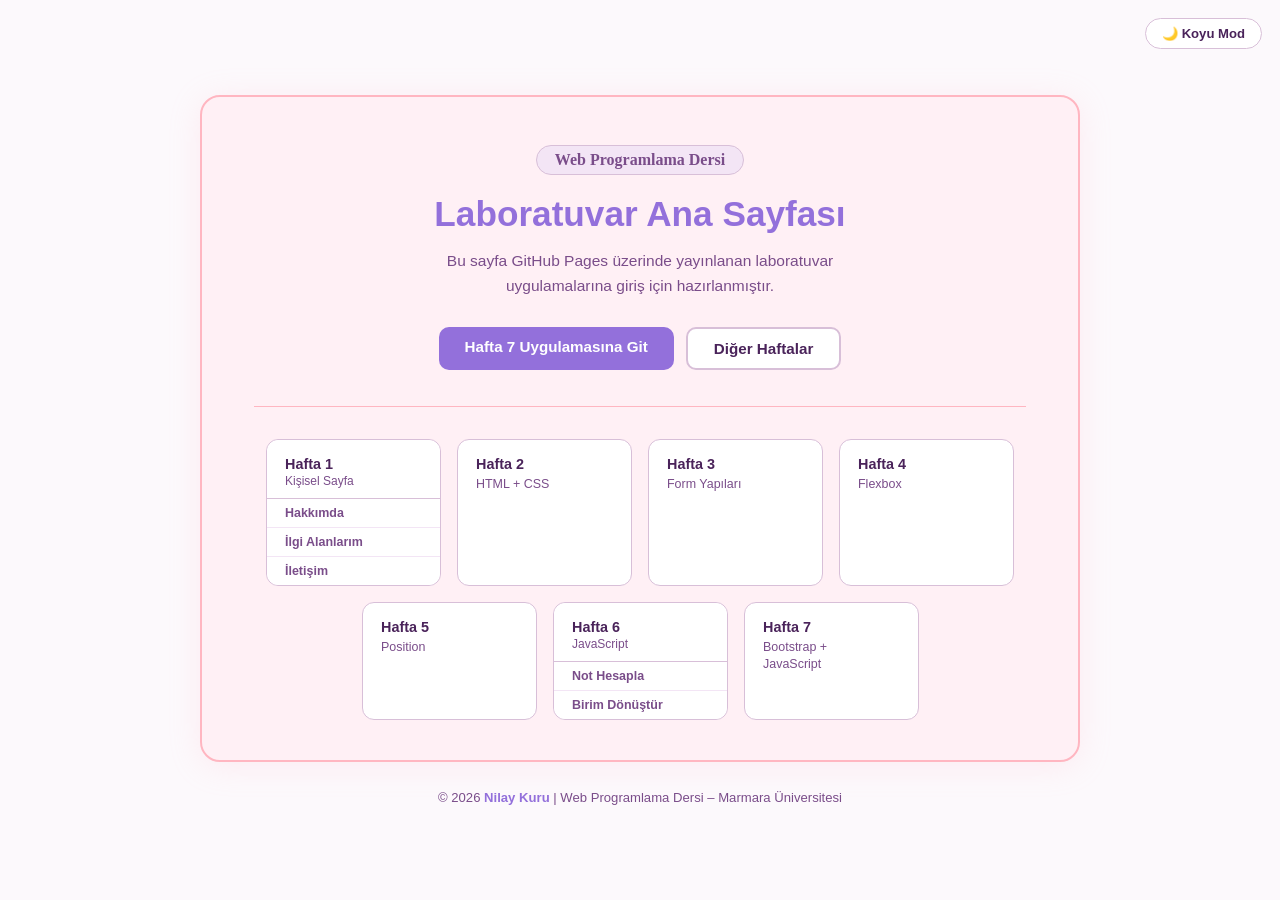
<file: index.html>
<html lang="tr">
<head>
    <meta charset="UTF-8">
    <meta name="viewport" content="width=device-width, initial-scale=1.0">
    <title>Nilay Kuru – Web Programlama</title>
    <style>


        html {
            scroll-behavior: smooth;
        }

        *, *::before, *::after { box-sizing: border-box; margin: 0; padding: 0; }

        h1, h2, h3, p, span, a, button {
            font-family: 'Segoe UI', Tahoma, Geneva, Verdana, sans-serif;
        }

        body {
            min-height: 100vh;
            background-color: #fcf9fc;
            color: #4a235a;
            display: flex;
            flex-direction: column;
            align-items: center;
            justify-content: center;
            padding: 40px 20px;
            transition: background-color 0.4s ease, color 0.4s ease;
            overflow-x: hidden; 
        }

        /* ---- UÇUŞAN ÇİÇEKLER ---- */
        .cicek {
            position: fixed;
            top: -10%;
            z-index: 0; 
            user-select: none;
            pointer-events: none; 
            opacity: 0.5; 
            animation: cicekYagisi linear infinite;
        }

        @keyframes cicekYagisi {
            0% { transform: translateY(0) rotate(0deg) translateX(0); opacity: 0; }
            10% { opacity: 0.5; }
            90% { opacity: 0.5; }
            100% { transform: translateY(110vh) rotate(360deg) translateX(30px); opacity: 0; }
        }

        /* ---- Ana Kart ---- */
        .ana-kart {
            background-color: #fff0f5; 
            border-radius: 20px;
            padding: 48px 52px 40px;
            max-width: 880px; /* Genişliği 4 kutunun rahat sığacağı şekilde minik esnettik */
            width: 100%;
            box-shadow: 0 4px 32px rgba(255, 182, 193, 0.2);
            border: 2px solid #ffb6c1; 
            position: relative;
            z-index: 10; 
        }

        /* ---- Hero Alanı ---- */
        .hero {
            text-align: center;
            margin-bottom: 36px;
        }

        .badge-ders {
            display: inline-block;
            background-color: #f3e5f5;
            color: #7a4d8a;
            border: 1px solid #d8bfd8;
            border-radius: 20px;
            padding: 5px 18px;
            font-size: 1rem;
            font-weight: 600;
            margin-bottom: 18px;
        }

        .hero h1 {
            font-size: 2.2rem;
            font-weight: 800;
            color: #9370db; 
            margin-bottom: 14px;
            line-height: 1.2;
        }

        .hero p {
            color: #7a4d8a;
            font-size: 0.97rem;
            line-height: 1.6;
            max-width: 480px;
            margin: 0 auto 28px;
        }

        /* ---- Butonlar ---- */
        .btn-grup {
            display: flex;
            gap: 12px;
            justify-content: center;
            flex-wrap: wrap;
            margin-bottom: 0;
        }

        .btn-birincil {
            background-color: #9370db;
            color: #fff;
            border: none;
            border-radius: 10px;
            padding: 11px 26px;
            font-size: 0.95rem;
            font-weight: 700;
            cursor: pointer;
            text-decoration: none;
            transition: background-color 0.25s, transform 0.15s, color 0.25s;
            display: inline-block;
        }

        .btn-birincil:hover { background-color: #ffb6c1; color: #4a235a; transform: translateY(-2px); }

        .btn-ikincil {
            background-color: #fff;
            color: #4a235a;
            border: 2px solid #d8bfd8;
            border-radius: 10px;
            padding: 11px 26px;
            font-size: 0.95rem;
            font-weight: 700;
            cursor: pointer;
            text-decoration: none;
            transition: background-color 0.25s, border-color 0.25s, transform 0.15s;
            display: inline-block;
        }

        .btn-ikincil:hover { background-color: #f3e5f5; border-color: #9370db; transform: translateY(-2px); }

        /* ---- Hafta Kartları Grid ---- */
        .ayrac {
            border: none;
            border-top: 1.5px solid #ffb6c1;
            margin: 32px 0;
        }

        .hafta-grid {
            display: flex;
            flex-wrap: wrap;
            gap: 16px; /* Boşluklar */
            justify-content: center; /* 4 ÜSTTE 3 ALTTA DÜZENİNİN SIRRI BURADA */
        }

        /* ---- TATLI ANİMASYON ---- */
        @keyframes tatliYuzme {
            0%, 100% { transform: translateY(0); }
            50%      { transform: translateY(-6px); }
        }

        .hareketli {
            animation: tatliYuzme 3.5s ease-in-out infinite;
            will-change: transform;
        }

        .hareketli:nth-child(1) { animation-delay: 0.0s; }
        .hareketli:nth-child(2) { animation-delay: 0.2s; }
        .hareketli:nth-child(3) { animation-delay: 0.4s; }
        .hareketli:nth-child(4) { animation-delay: 0.6s; }
        .hareketli:nth-child(5) { animation-delay: 0.8s; }
        .hareketli:nth-child(6) { animation-delay: 1.0s; }
        .hareketli:nth-child(7) { animation-delay: 1.2s; }

        .hareketli:hover {
            animation: none !important;
            transform: translateY(-4px) scale(1.03) !important;
            box-shadow: 0 8px 25px rgba(255, 182, 193, 0.4) !important;
            z-index: 10;
        }

        /* Sabit Genişlikli Hafta Kutuları */
        .hafta-kutu, .hafta-1-container, .hafta-6-container {
            flex: 0 0 175px; /* Kutuların genişliği sabitlendi, böylece 4 - 3 düzeni kırılmaz */
            background-color: #fff;
            border: 1.5px solid #d8bfd8;
            border-radius: 12px;
            text-decoration: none;
            color: inherit;
            transition: box-shadow 0.2s, border-color 0.2s, background-color 0.2s;
            cursor: pointer;
            display: block;
        }

        .hafta-kutu {
            padding: 16px 18px;
        }

        .hafta-kutu h3 { font-size: 0.9rem; font-weight: 700; color: #4a235a; margin-bottom: 4px; transition: color 0.3s; }
        .hafta-kutu p { font-size: 0.78rem; color: #7a4d8a; line-height: 1.4; transition: color 0.3s; }

        .hafta-1-baslik, .hafta-6-baslik {
            background-color: #fff;
            border-bottom: 1.5px solid #d8bfd8;
            border-radius: 12px 12px 0 0;
            padding: 16px 18px 10px;
            transition: all 0.3s;
        }

        .hafta-1-baslik h3, .hafta-6-baslik h3 { font-size: 0.9rem; font-weight: 700; color: #4a235a; margin-bottom: 2px; }
        .hafta-1-baslik p, .hafta-6-baslik p { font-size: 0.75rem; color: #7a4d8a; }

        .hafta-1-linkler, .hafta-6-linkler {
            border-radius: 0 0 12px 12px;
            overflow: hidden;
            transition: border-color 0.3s;
        }

        .hafta-1-link, .hafta-6-link {
            display: block;
            padding: 7px 18px;
            font-size: 0.78rem;
            font-weight: 600;
            color: #7a4d8a;
            text-decoration: none;
            border-top: 1px solid #f3e5f5;
            background-color: #fff;
            transition: background-color 0.2s, color 0.2s;
        }

        .hafta-1-link:first-child, .hafta-6-link:first-child { border-top: none; }
        .hafta-1-link:hover, .hafta-6-link:hover { background-color: #fff0f5; color: #9370db; }

        /* ---- Footer ---- */
        footer { margin-top: 28px; text-align: center; font-size: 0.82rem; color: #7a4d8a; position: relative; z-index: 10; }
        footer strong { color: #9370db; }

        /* =============================================
           KOYU MOD
        ============================================= */
        body.dark { background-color: #24142c; color: #fcf9fc; }
        body.dark .ana-kart { background-color: #331d3f; border-color: #7a4d8a; box-shadow: 0 4px 32px rgba(0, 0, 0, 0.4); }
        body.dark .badge-ders { background-color: #4a235a; color: #f3e5f5; border-color: #7a4d8a; }
        body.dark .hero h1 { color: #ffb6c1; }
        body.dark .hero p  { color: #d8bfd8; }
        body.dark .ayrac   { border-color: #4a235a; }
        
        body.dark .hafta-kutu, body.dark .hafta-1-baslik, body.dark .hafta-6-baslik { background-color: #3a2247; border-color: #4a235a; }
        body.dark .hafta-kutu, body.dark .hafta-1-container, body.dark .hafta-6-container { border-color: #4a235a; }
        body.dark .hafta-kutu h3, body.dark .hafta-1-baslik h3, body.dark .hafta-6-baslik h3 { color: #fff0f5; }
        body.dark .hafta-kutu p, body.dark .hafta-1-baslik p, body.dark .hafta-6-baslik p  { color: #d8bfd8; }

        body.dark .hafta-1-baslik, body.dark .hafta-6-baslik { border-bottom-color: #4a235a; }
        body.dark .hafta-1-link, body.dark .hafta-6-link { background-color: #2e1a38; border-top-color: #4a235a; color: #d8bfd8; }
        body.dark .hafta-1-link:hover, body.dark .hafta-6-link:hover { background-color: #4a235a; color: #ffb6c1; }
        
        body.dark .btn-ikincil { background-color: #4a235a; color: #fff0f5; border-color: #7a4d8a; }
        body.dark .btn-ikincil:hover { background-color: #7a4d8a; border-color: #ffb6c1; }
        body.dark footer { color: #d8bfd8; }

        /* ---- Koyu Mod Butonu ---- */
        .tema-btn {
            position: fixed;
            top: 18px;
            right: 18px;
            background-color: #fff;
            color: #4a235a;
            border: 1.5px solid #d8bfd8;
            border-radius: 50px;
            padding: 7px 16px;
            font-size: 0.82rem;
            font-weight: 600;
            cursor: pointer;
            transition: all 0.2s;
            z-index: 100;
        }

        .tema-btn:hover { background-color: #ffb6c1; border-color: #9370db; color: #4a235a; }
        body.dark .tema-btn { background-color: #4a235a; color: #fff0f5; border-color: #7a4d8a; }
        body.dark .tema-btn:hover { background-color: #7a4d8a; border-color: #ffb6c1; }

        /* Mobil Cihazlar İçin */
        @media (max-width: 768px) {
            .ana-kart { padding: 30px 20px 28px; }
            .hero h1  { font-size: 1.7rem; }
            .hafta-kutu, .hafta-1-container, .hafta-6-container { flex: 1 1 45%; max-width: 100%; }
        }
    </style>
</head>
<body>

    <button class="tema-btn" id="temaBtn" onclick="temaToggle()">🌙 Koyu Mod</button>

    <div class="ana-kart">

        <div class="hero">
            <div class="badge-ders">Web Programlama Dersi</div>
            <h1>Laboratuvar Ana Sayfası</h1>
            <p>Bu sayfa GitHub Pages üzerinde yayınlanan laboratuvar uygulamalarına giriş için hazırlanmıştır.</p>
            
            <div class="btn-grup">
                <a href="hafta7.html" class="btn-birincil">Hafta 7 Uygulamasına Git</a>
                <a href="#haftalar" class="btn-ikincil" onclick="kaydir(event, 'haftalar')">Diğer Haftalar</a>
            </div>
        </div>

        <hr class="ayrac">

        <div class="hafta-grid" id="haftalar">

            <div class="hafta-1-container hareketli">
                <div class="hafta-1-baslik">
                    <h3>Hafta 1</h3>
                    <p>Kişisel Sayfa</p>
                </div>
                <div class="hafta-1-linkler">
                    <a href="about.html"     class="hafta-1-link">Hakkımda</a>
                    <a href="interests.html" class="hafta-1-link">İlgi Alanlarım</a>
                    <a href="contact.html"   class="hafta-1-link">İletişim</a>
                </div>
            </div>

            <a href="css-odevi.html" class="hafta-kutu hareketli">
                <h3>Hafta 2</h3>
                <p>HTML + CSS</p>
            </a>

            <a href="forms.html" class="hafta-kutu hareketli">
                <h3>Hafta 3</h3>
                <p>Form Yapıları</p>
            </a>

            <a href="flexbox-odevi.html" class="hafta-kutu hareketli">
                <h3>Hafta 4</h3>
                <p>Flexbox</p>
            </a>

            <a href="lab-position.html" class="hafta-kutu hareketli">
                <h3>Hafta 5</h3>
                <p>Position</p>
            </a>

            <div class="hafta-6-container hareketli">
                <div class="hafta-6-baslik">
                    <h3>Hafta 6</h3>
                    <p>JavaScript</p>
                </div>
                <div class="hafta-6-linkler">
                    <a href="hafta6-uygulama1.html" class="hafta-6-link">Not Hesapla</a>
                    <a href="hafta6-uygulama2.html" class="hafta-6-link">Birim Dönüştür</a>
                </div>
            </div>

            <a href="hafta7.html" class="hafta-kutu hareketli">
                <h3>Hafta 7</h3>
                <p>Bootstrap +<br>JavaScript</p>
            </a>

        </div>

    </div>

    <footer>
        <p>© 2026 <strong>Nilay Kuru</strong> | Web Programlama Dersi – Marmara Üniversitesi</p>
    </footer>

    <script>
        // ---- ÇİÇEK YAĞMURU OLUŞTURMA ----
        function cicekOlustur() {
            const body = document.body;
            const cicekSayisi = 40; 

            for (let i = 0; i < cicekSayisi; i++) {
                let cicek = document.createElement('div');
                cicek.innerHTML = '🌸';
                cicek.classList.add('cicek');
                
                cicek.style.left = Math.random() * 100 + 'vw';
                cicek.style.animationDuration = (Math.random() * 5 + 6) + 's'; 
                cicek.style.animationDelay = (Math.random() * 5) + 's';
                cicek.style.fontSize = (Math.random() * 10 + 12) + 'px';

                body.appendChild(cicek);
            }
        }

        window.onload = cicekOlustur;

        // ---- TEMA VE KAYDIRMA İŞLEMLERİ ----
        function temaToggle() {
            var body = document.body;
            var btn  = document.getElementById('temaBtn');
            body.classList.toggle('dark');
            btn.textContent = body.classList.contains('dark') ? '☀️ Açık Mod' : '🌙 Koyu Mod';
        }

        function kaydir(e, hedefId) {
            e.preventDefault(); 
            document.getElementById(hedefId).scrollIntoView({ behavior: 'smooth', block: 'center' });
        }
    </script>

</body>
</html>
</file>
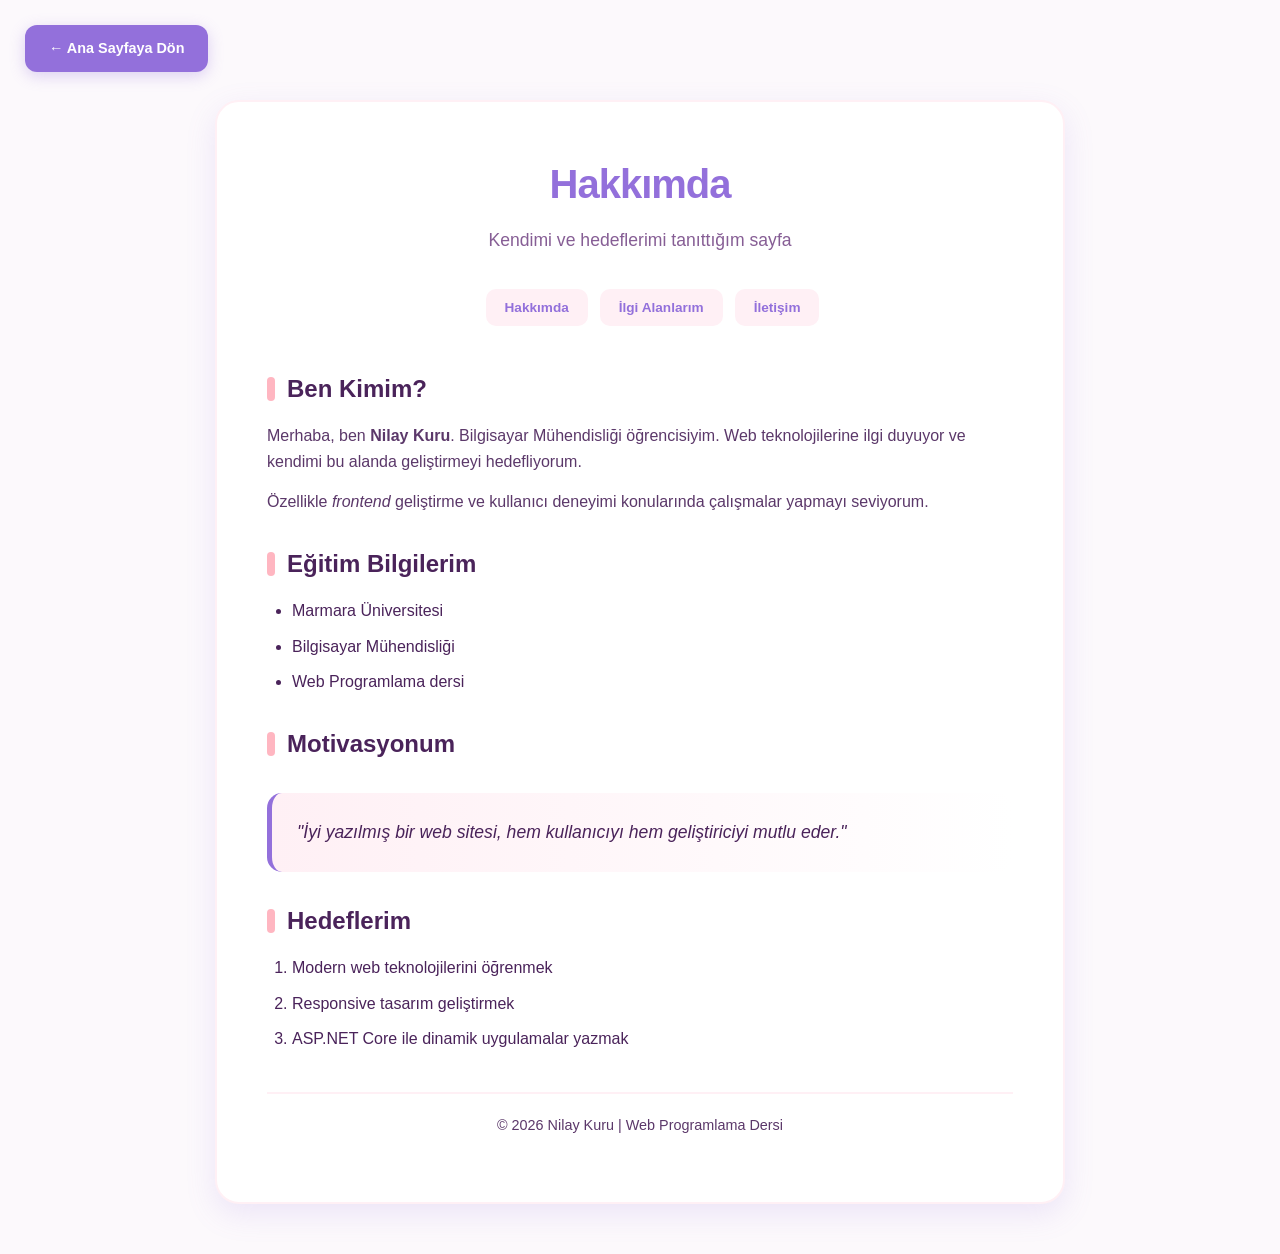
<file: about.html>
<html lang="tr">
<head>
    <meta charset="UTF-8">
    <title>Hakkımda - Nilay Kuru</title>
    <link rel="stylesheet" href="style/hafta1.css">
</head>
<body>
    <a href="index.html" class="fixed-back">← Ana Sayfaya Dön</a>

    <div class="container">
        <header>
            <h1>Hakkımda</h1>
            <p>Kendimi ve hedeflerimi tanıttığım sayfa</p>
        </header>

        <nav>
            <ul>
                <li><a href="about.html">Hakkımda</a></li>
                <li><a href="interests.html">İlgi Alanlarım</a></li>
                <li><a href="contact.html">İletişim</a></li>
            </ul>
        </nav>

        <main>
            <h2>Ben Kimim?</h2>
            <p>Merhaba, ben <strong> Nilay Kuru</strong>. Bilgisayar Mühendisliği öğrencisiyim. Web teknolojilerine ilgi duyuyor ve kendimi bu alanda geliştirmeyi hedefliyorum.</p>
            <p>Özellikle <em>frontend</em> geliştirme ve kullanıcı deneyimi konularında çalışmalar yapmayı seviyorum.</p>

            <h2>Eğitim Bilgilerim</h2>
            <ul>
                <li>Marmara Üniversitesi</li>
                <li>Bilgisayar Mühendisliği</li>
                <li>Web Programlama dersi</li>
            </ul>

            <h2>Motivasyonum</h2>
            <blockquote>
                "İyi yazılmış bir web sitesi, hem kullanıcıyı hem geliştiriciyi mutlu eder."
            </blockquote>

            <h2>Hedeflerim</h2>
            <ol>
                <li>Modern web teknolojilerini öğrenmek</li>
                <li>Responsive tasarım geliştirmek</li>
                <li>ASP.NET Core ile dinamik uygulamalar yazmak</li>
            </ol>
        </main>

        <footer>
            <hr>
            <p>© 2026 Nilay Kuru | Web Programlama Dersi</p>
        </footer>
    </div>
</body>
</html>
</file>
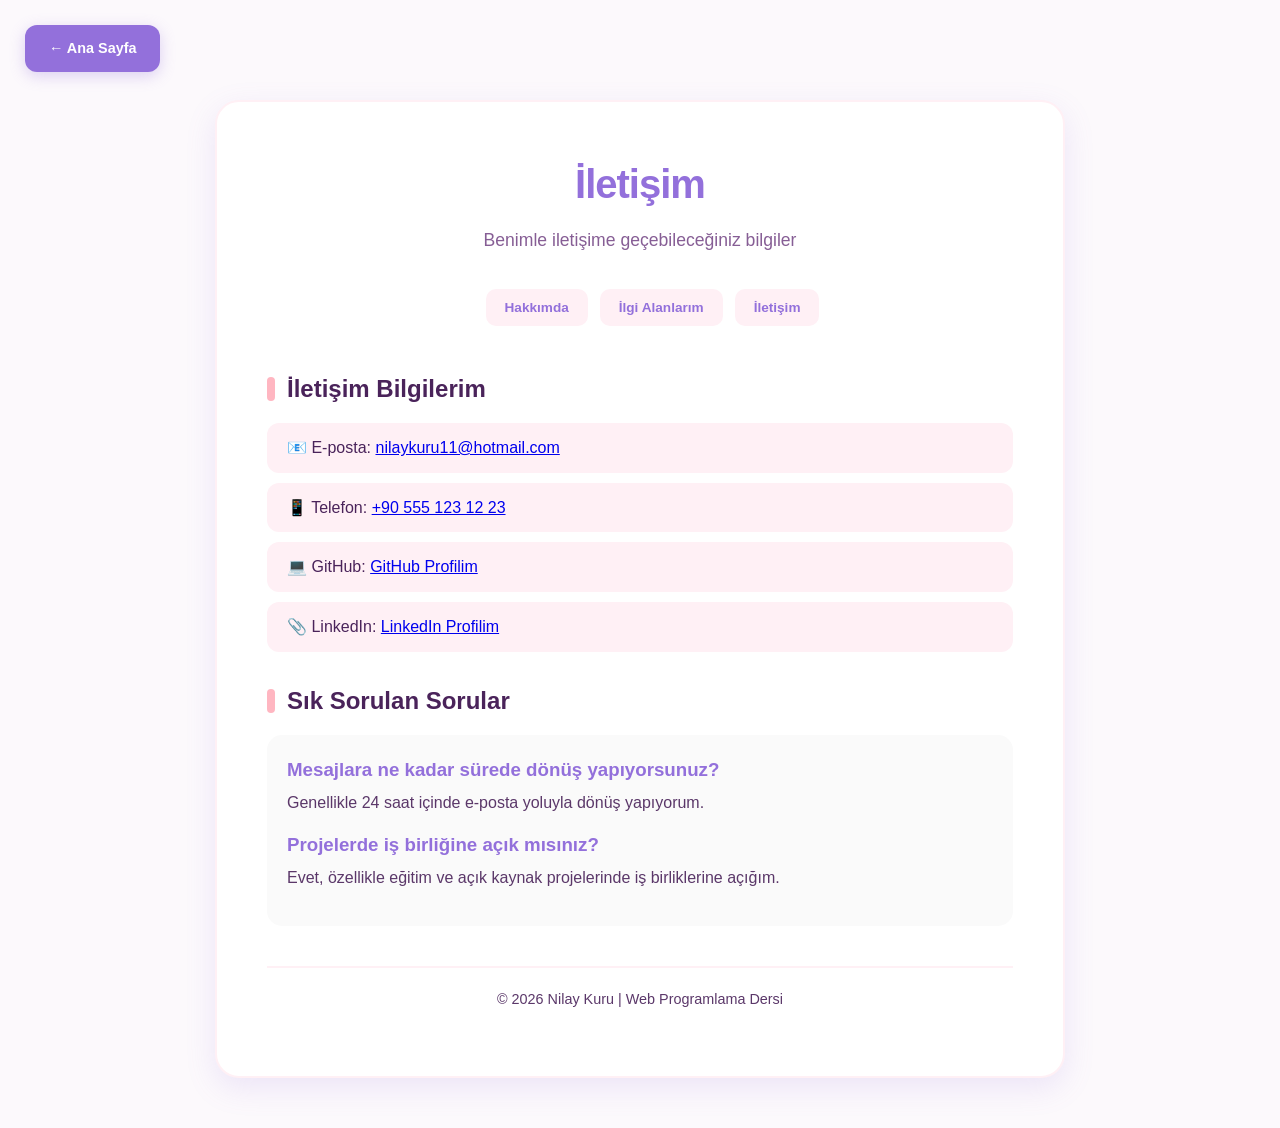
<file: contact.html>
<html lang="tr">
<head>
    <meta charset="UTF-8">
    <title>İletişim - Nilay Kuru</title>
    <link rel="stylesheet" href="style/hafta1.css">
</head>
<body>
    <a href="index.html" class="fixed-back">← Ana Sayfa</a>

    <div class="container">
        <header>
            <h1>İletişim</h1>
            <p>Benimle iletişime geçebileceğiniz bilgiler</p>
        </header>

        <nav>
            <ul>
                <li><a href="about.html">Hakkımda</a></li>
                <li><a href="interests.html">İlgi Alanlarım</a></li>
                <li><a href="contact.html">İletişim</a></li>
            </ul>
        </nav>

        <main>
            <h2>İletişim Bilgilerim</h2>
            <ul class="contact-list">
                <li>📧 E-posta: <a href="mailto:nilaykuru11@hotmail.com">nilaykuru11@hotmail.com</a></li>
                <li>📱 Telefon: <a href="tel:+905551112233">+90 555 123 12 23</a></li>
                <li>💻 GitHub: <a href="https://github.com/nilaykuru" target="_blank">GitHub Profilim</a></li>
                <li>📎 LinkedIn: <a href="https://www.linkedin.com/in/nilay-kuru-539112366" target="_blank">LinkedIn Profilim</a></li>
            </ul>

            <h2>Sık Sorulan Sorular</h2>
            <div style="background: #fafafa; padding: 20px; border-radius: 15px;">
                <h3 style="color: var(--primary-purple); margin-bottom: 5px;">Mesajlara ne kadar sürede dönüş yapıyorsunuz?</h3>
                <p>Genellikle 24 saat içinde e-posta yoluyla dönüş yapıyorum.</p>

                <h3 style="color: var(--primary-purple); margin-top: 15px; margin-bottom: 5px;">Projelerde iş birliğine açık mısınız?</h3>
                <p>Evet, özellikle eğitim ve açık kaynak projelerinde iş birliklerine açığım.</p>
            </div>
        </main>

        <footer>
            <hr>
            <p>© 2026 Nilay Kuru | Web Programlama Dersi</p>
        </footer>
    </div>
</body>
</html>
</file>
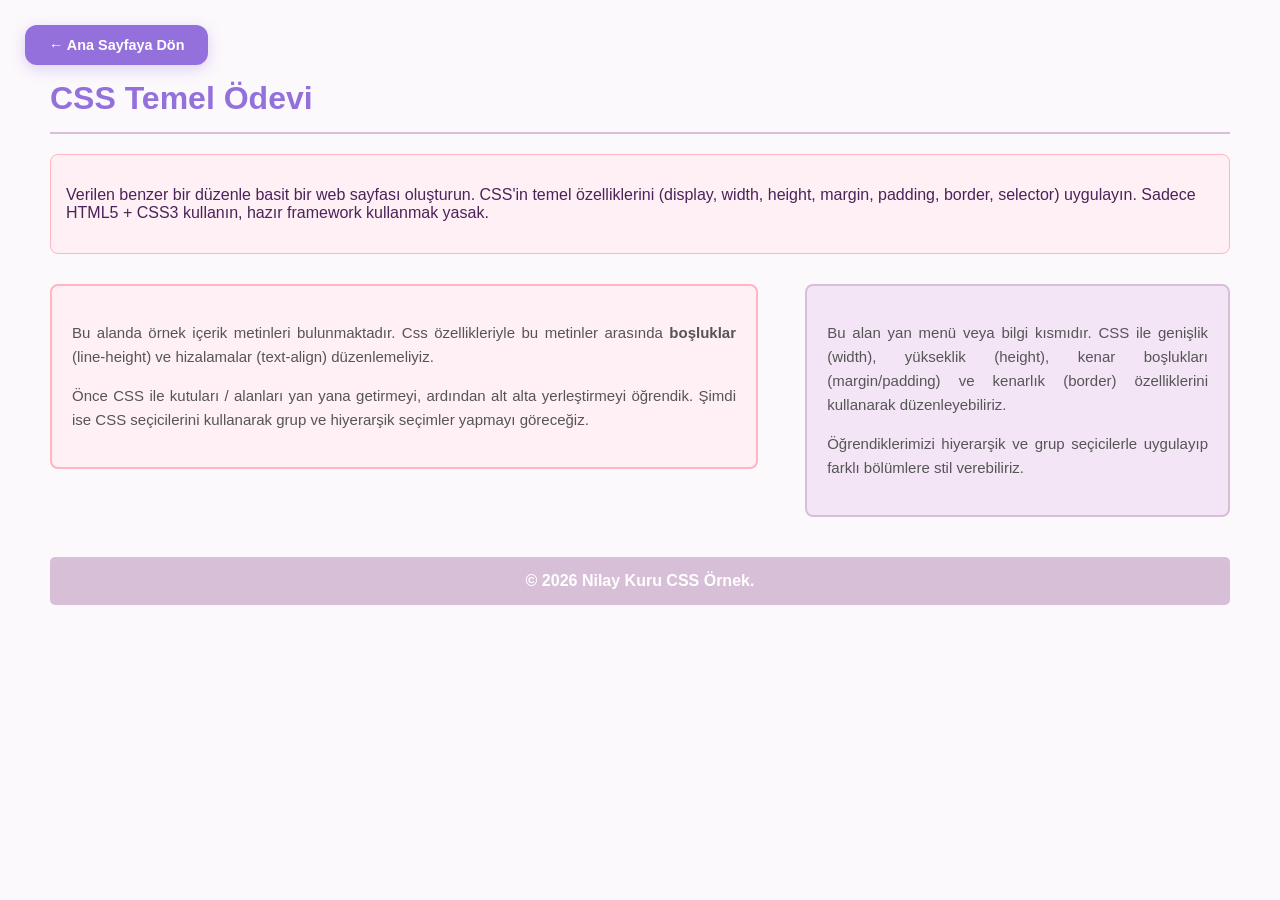
<file: css-odevi.html>
<html lang="tr">
<head>
    <meta charset="UTF-8">
    <title>CSS Temel Ödevi</title>
    <link rel="stylesheet" href="style/hafta2.css">
</head>
<body>

    <a href="index.html" class="fixed-back">← Ana Sayfaya Dön</a>

    <header>
        <h1>CSS Temel Ödevi</h1>
    </header>

    <main>
        <section class="intro">
            <p>Verilen benzer bir düzenle basit bir web sayfası oluşturun. CSS'in temel özelliklerini (display, width, height, margin, padding, border, selector) uygulayın. Sadece HTML5 + CSS3 kullanın, hazır framework kullanmak yasak.</p>
        </section>

        <div class="kutu-kapsayici">
            <div class="icerik-kutusu">
                <h2>İçerik</h2>
                <p>Bu alanda örnek içerik metinleri bulunmaktadır. Css özellikleriyle bu metinler arasında <strong>boşluklar</strong> (line-height) ve hizalamalar (text-align) düzenlemeliyiz.</p>
                <p>Önce CSS ile kutuları / alanları yan yana getirmeyi, ardından alt alta yerleştirmeyi öğrendik. Şimdi ise CSS seçicilerini kullanarak grup ve hiyerarşik seçimler yapmayı göreceğiz.</p>
            </div>

            <aside class="yan-menu-kutusu">
                <h2>Yan Menü / Bilgi</h2>
                <p>Bu alan yan menü veya bilgi kısmıdır. CSS ile genişlik (width), yükseklik (height), kenar boşlukları (margin/padding) ve kenarlık (border) özelliklerini kullanarak düzenleyebiliriz.</p>
                <p>Öğrendiklerimizi hiyerarşik ve grup seçicilerle uygulayıp farklı bölümlere stil verebiliriz.</p>
            </aside>
        </div>
    </main>

    <footer>
        <p>© 2026 <strong>Nilay Kuru</strong> CSS Örnek.</p>
    </footer>

</body>
</html>
</file>
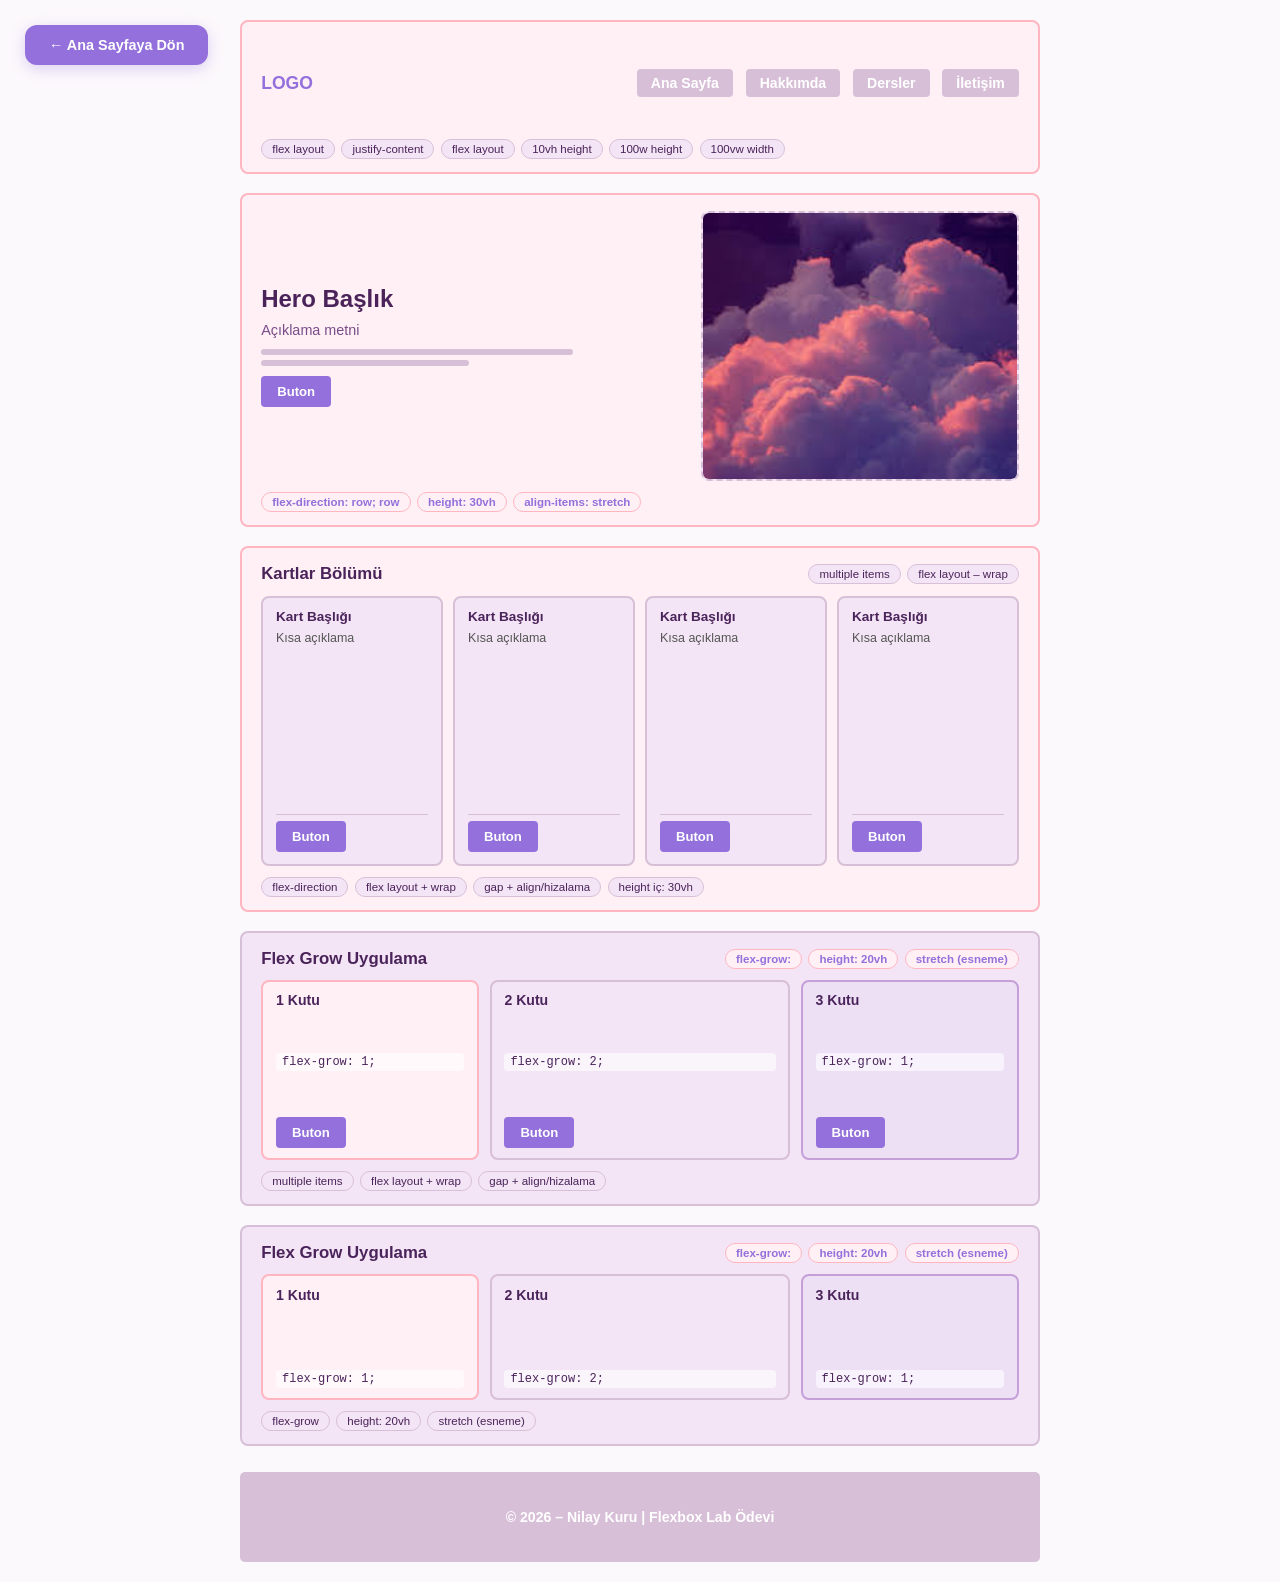
<file: flexbox-odevi.html>
<html lang="tr">
<head>
    <meta charset="UTF-8">
    <meta name="viewport" content="width=device-width, initial-scale=1.0">
    <title>Flexbox Ödevi - Nilay Kuru</title>
    <link rel="stylesheet" href="style/flexbox-style.css">
</head>
<body>

    <a href="index.html" class="fixed-back">← Ana Sayfaya Dön</a>

    <div class="wrapper">

        <div class="section-card">
            <nav class="navbar">
                <div class="logo">LOGO</div>
                <ul class="nav-links">
                    <li><a href="index.html">Ana Sayfa</a></li>
                    <li><a href="about.html">Hakkımda</a></li>
                    <li><a href="interests.html">Dersler</a></li>
                    <li><a href="contact.html">İletişim</a></li>
                </ul>
            </nav>
            <div class="bottom-tags">
                <span class="tag">flex layout</span>
                <span class="tag">justify-content</span>
                <span class="tag">flex layout</span>
                <span class="tag">10vh height</span>
                <span class="tag">100w height</span>
                <span class="tag">100vw width</span>
            </div>
        </div>

        <div class="section-card">
            <section class="hero">
                <div class="hero-text">
                    <h1>Hero Başlık</h1>
                    <p class="hero-subtitle">Açıklama metni</p>
                    <div class="hero-lines">
                        <div class="line long"></div>
                        <div class="line medium"></div>
                    </div>
                    <button class="btn">Buton</button>
                </div>
                <div class="hero-image">
                    <img src="foto.jpg" alt="Açıklama">   
                </div>
            </section>
            <div class="bottom-tags">
                <span class="tag tag-highlight">flex-direction: row; row</span>
                <span class="tag tag-highlight">height: 30vh</span>
                <span class="tag tag-highlight">align-items: stretch</span>
            </div>
        </div>

        <div class="section-card">
            <div class="section-header">
                <h2>Kartlar Bölümü</h2>
                <div class="header-tags">
                    <span class="tag">multiple items</span>
                    <span class="tag">flex layout – wrap</span>
                </div>
            </div>
            <div class="cards-container">
                <div class="card">
                    <h3>Kart Başlığı</h3>
                    <p>Kısa açıklama</p>
                    <div class="card-divider"></div>
                    <button class="btn">Buton</button>
                </div>
                <div class="card">
                    <h3>Kart Başlığı</h3>
                    <p>Kısa açıklama</p>
                    <div class="card-divider"></div>
                    <button class="btn">Buton</button>
                </div>
                <div class="card">
                    <h3>Kart Başlığı</h3>
                    <p>Kısa açıklama</p>
                    <div class="card-divider"></div>
                    <button class="btn">Buton</button>
                </div>
                <div class="card">
                    <h3>Kart Başlığı</h3>
                    <p>Kısa açıklama</p>
                    <div class="card-divider"></div>
                    <button class="btn">Buton</button>
                </div>
            </div>
            <div class="bottom-tags">
                <span class="tag">flex-direction</span>
                <span class="tag">flex layout + wrap</span>
                <span class="tag">gap + align/hizalama</span>
                <span class="tag">height iç: 30vh</span>
            </div>
        </div>

        <div class="section-card section-card--accent">
            <div class="section-header">
                <h2>Flex Grow Uygulama</h2>
                <div class="header-tags">
                    <span class="tag tag-highlight">flex-grow:</span>
                    <span class="tag tag-highlight">height: 20vh</span>
                    <span class="tag tag-highlight">stretch (esneme)</span>
                </div>
            </div>
            <div class="grow-container">
                <div class="grow-box box1">
                    <strong>1 Kutu</strong>
                    <code>flex-grow: 1;</code>
                    <button class="btn btn-box1">Buton</button>
                </div>
                <div class="grow-box box2">
                    <strong>2 Kutu</strong>
                    <code>flex-grow: 2;</code>
                    <button class="btn btn-box2">Buton</button>
                </div>
                <div class="grow-box box3">
                    <strong>3 Kutu</strong>
                    <code>flex-grow: 1;</code>
                    <button class="btn btn-box3">Buton</button>
                </div>
            </div>
            <div class="bottom-tags">
                <span class="tag">multiple items</span>
                <span class="tag">flex layout + wrap</span>
                <span class="tag">gap + align/hizalama</span>
            </div>
        </div>

        <div class="section-card section-card--accent">
            <div class="section-header">
                <h2>Flex Grow Uygulama</h2>
                <div class="header-tags">
                    <span class="tag tag-highlight">flex-grow:</span>
                    <span class="tag tag-highlight">height: 20vh</span>
                    <span class="tag tag-highlight">stretch (esneme)</span>
                </div>
            </div>
            <div class="grow-container grow-container--short">
                <div class="grow-box box1">
                    <strong>1 Kutu</strong>
                    <code>flex-grow: 1;</code>
                </div>
                <div class="grow-box box2">
                    <strong>2 Kutu</strong>
                    <code>flex-grow: 2;</code>
                </div>
                <div class="grow-box box3">
                    <strong>3 Kutu</strong>
                    <code>flex-grow: 1;</code>
                </div>
            </div>
            <div class="bottom-tags">
                <span class="tag">flex-grow</span>
                <span class="tag">height: 20vh</span>
                <span class="tag">stretch (esneme)</span>
            </div>
        </div>

        <footer class="footer">
            <p>© 2026 – Nilay Kuru | Flexbox Lab Ödevi</p>
        </footer>

    </div>

</body>
</html>
</file>
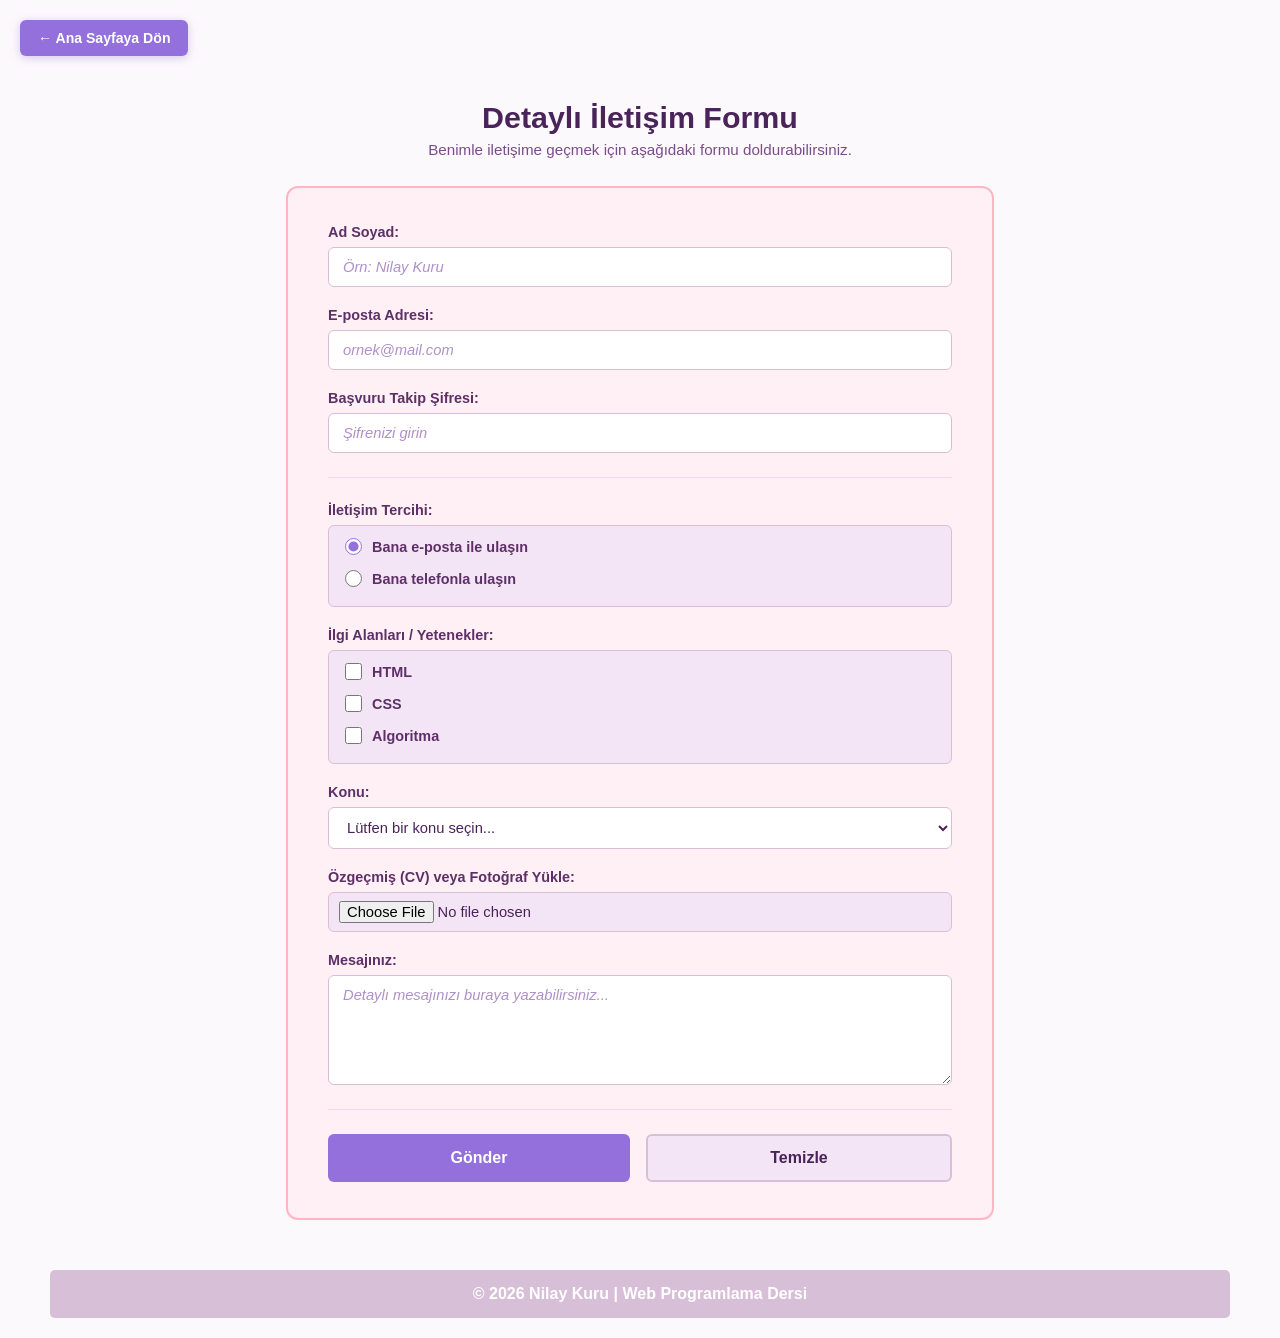
<file: forms.html>
<html lang="tr">
<head>
    <meta charset="UTF-8">
    <meta name="viewport" content="width=device-width, initial-scale=1.0">
    <title>İletişim – Nilay Kuru</title>
    <link rel="stylesheet" href="style/hafta3.css">
</head>
<body>

    <a href="index.html" class="fixed-back">← Ana Sayfaya Dön</a>

    <div class="sayfa-baslik">
        <h2>Detaylı İletişim Formu</h2>
        <p>Benimle iletişime geçmek için aşağıdaki formu doldurabilirsiniz.</p>
    </div>

    <div class="contact-container">

        <div class="basari-mesaj" id="basariMesaj">
            ✅ Formunuz başarıyla gönderildi! En kısa sürede size dönüş yapacağım.
        </div>

        <form id="iletisimForm" onsubmit="formuGonder(event)" onreset="temizle()">

            <div class="form-grup">
                <label for="adSoyad">Ad Soyad:</label>
                <input type="text" id="adSoyad" name="adSoyad"
                       placeholder="Örn: Nilay Kuru">
            </div>

            <div class="form-grup">
                <label for="eposta">E-posta Adresi:</label>
                <input type="email" id="eposta" name="eposta"
                       placeholder="ornek@mail.com">
            </div>

            <div class="form-grup">
                <label for="sifre">Başvuru Takip Şifresi:</label>
                <input type="password" id="sifre" name="sifre"
                       placeholder="Şifrenizi girin">
            </div>

            <hr class="ayrac">

            <div class="form-grup">
                <label>İletişim Tercihi:</label>
                <div class="secim-kutusu">
                    <label class="secim-satir">
                        <input type="radio" name="iletisimTercihi" value="eposta" checked>
                        Bana e-posta ile ulaşın
                    </label>
                    <label class="secim-satir">
                        <input type="radio" name="iletisimTercihi" value="telefon">
                        Bana telefonla ulaşın
                    </label>
                </div>
            </div>

            <div class="form-grup">
                <label>İlgi Alanları / Yetenekler:</label>
                <div class="secim-kutusu">
                    <label class="secim-satir">
                        <input type="checkbox" name="yetenek" value="HTML">
                        HTML
                    </label>
                    <label class="secim-satir">
                        <input type="checkbox" name="yetenek" value="CSS">
                        CSS
                    </label>
                    <label class="secim-satir">
                        <input type="checkbox" name="yetenek" value="Algoritma">
                        Algoritma
                    </label>
                </div>
            </div>

            <div class="form-grup">
                <label for="konu">Konu:</label>
                <select id="konu" name="konu">
                    <option value="">Lütfen bir konu seçin...</option>
                    <option value="is-teklifi">İş Teklifi</option>
                    <option value="soru">Soru</option>
                    <option value="geri-bildirim">Geri Bildirim</option>
                    <option value="isbirligi">İşbirliği</option>
                    <option value="diger">Diğer</option>
                </select>
            </div>

            <div class="form-grup">
                <label for="dosya">Özgeçmiş (CV) veya Fotoğraf Yükle:</label>
                <input type="file" id="dosya" name="dosya"
                       accept=".pdf,.doc,.docx,.jpg,.jpeg,.png">
            </div>

            <div class="form-grup">
                <label for="mesaj">Mesajınız:</label>
                <textarea id="mesaj" name="mesaj"
                          placeholder="Detaylı mesajınızı buraya yazabilirsiniz..."></textarea>
            </div>

            <hr class="ayrac">

            <div class="btn-grup">
                <button type="submit">Gönder</button>
                <button type="reset">Temizle</button>
            </div>

        </form>
    </div>

    <footer>
        <p>© 2026 Nilay Kuru | Web Programlama Dersi</p>
    </footer>

    <script>
        function formuGonder(event) {
            event.preventDefault();

            var ad    = document.getElementById('adSoyad').value.trim();
            var ep    = document.getElementById('eposta').value.trim();
            var konu  = document.getElementById('konu').value;
            var mesaj = document.getElementById('mesaj').value.trim();

            if (!ad || !ep || !konu || !mesaj) {
                alert('⚠️ Lütfen Ad Soyad, E-posta, Konu ve Mesaj alanlarını doldurun.');
                return;
            }

            var basari = document.getElementById('basariMesaj');
            basari.style.display = 'block';
            basari.scrollIntoView({ behavior: 'smooth', block: 'center' });

            document.getElementById('iletisimForm').reset();
        }

        function temizle() {
            document.getElementById('basariMesaj').style.display = 'none';
        }
    </script>

</body>
</html>
</file>
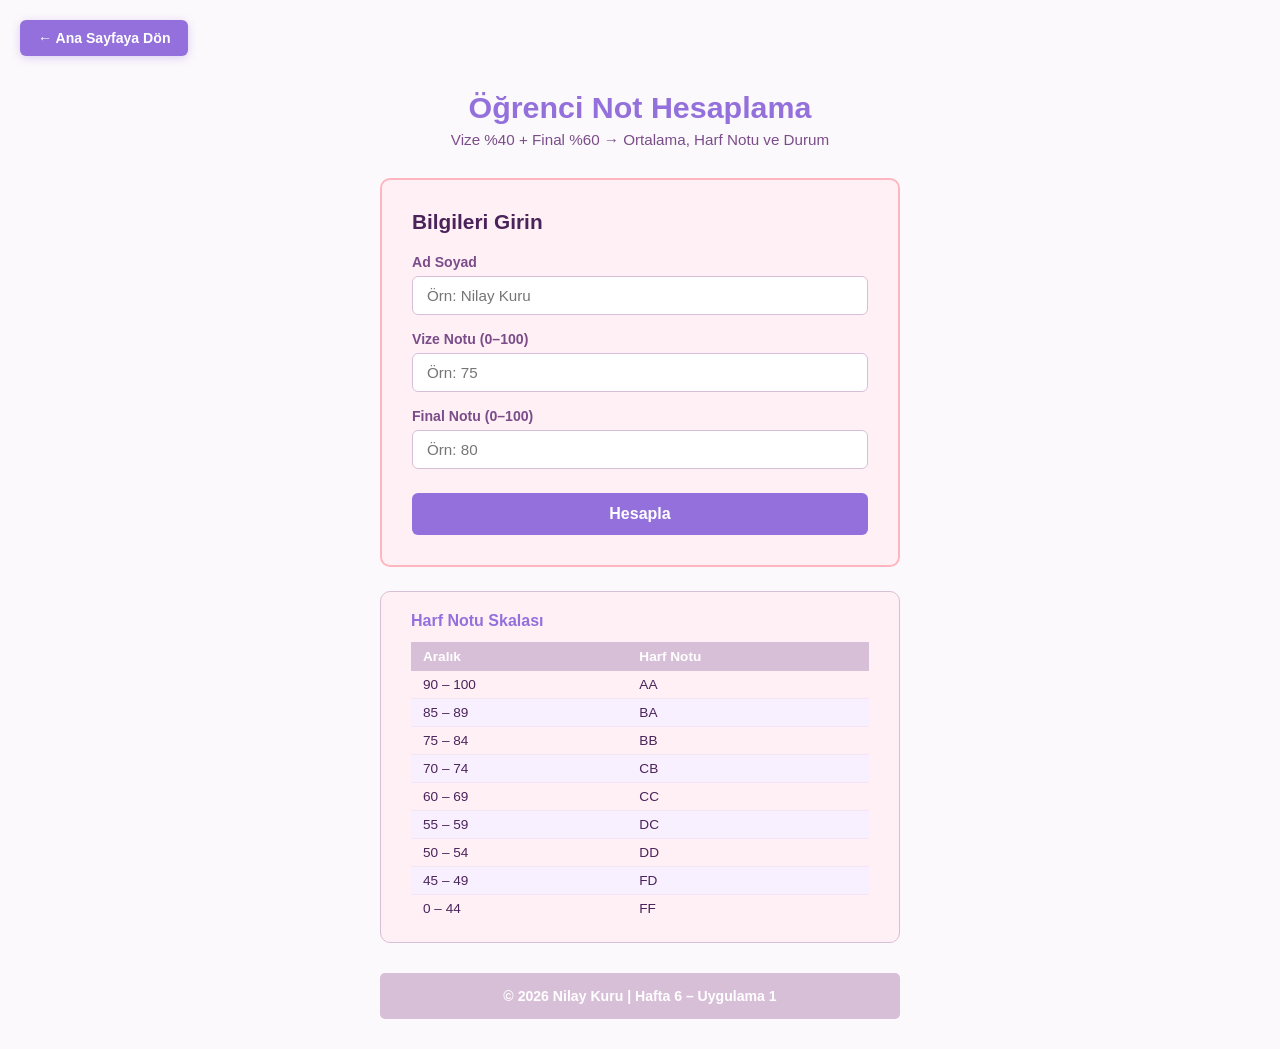
<file: hafta6-uygulama1.html>
<!DOCTYPE html>
<html lang="tr">
<head>
    <meta charset="UTF-8">
    <meta name="viewport" content="width=device-width, initial-scale=1.0">
    <title>Öğrenci Not Hesaplama - Nilay Kuru</title>
    <style>
        *, *::before, *::after { box-sizing: border-box; margin: 0; padding: 0; }

        h1, h2, h3, p, label {
            font-family: 'Segoe UI', Tahoma, Geneva, Verdana, sans-serif;
        }

        body {
            font-family: Arial, sans-serif;
            background-color: #fcf9fc;
            color: #4a235a;
            min-height: 100vh;
            padding: 30px 20px;
        }

        /* Geri butonu — fixed */
        .fixed-back {
            position: fixed;
            top: 20px;
            left: 20px;
            z-index: 1000;
            background-color: #9370db;
            color: #fff;
            padding: 10px 18px;
            border-radius: 6px;
            font-weight: bold;
            font-size: 0.88rem;
            text-decoration: none;
            transition: background-color 0.3s ease, transform 0.2s;
            box-shadow: 0 2px 10px rgba(147,112,219,0.3);
        }
        .fixed-back:hover {
            background-color: #ffb6c1;
            transform: translateY(-2px);
        }

        .sayfa-baslik {
            text-align: center;
            margin: 60px 0 30px;
        }
        .sayfa-baslik h1 {
            font-size: 1.9rem;
            color: #9370db;
            font-weight: 800;
        }
        .sayfa-baslik p {
            color: #7a4d8a;
            margin-top: 6px;
            font-size: 0.95rem;
        }

        /* Form Kartı */
        .kart {
            background-color: #fff0f5;
            border: 2px solid #ffb6c1;
            border-radius: 10px;
            padding: 30px;
            max-width: 520px;
            margin: 0 auto 24px;
        }

        .kart h2 {
            font-size: 1.3rem;
            color: #4a235a;
            font-weight: 800;
            margin-bottom: 20px;
        }

        .form-grup {
            margin-bottom: 16px;
            display: flex;
            flex-direction: column;
            gap: 6px;
        }

        label {
            font-size: 0.88rem;
            font-weight: 600;
            color: #7a4d8a;
        }

        input[type="text"] {
            width: 100%;
            padding: 10px 14px;
            border: 1.5px solid #d8bfd8;
            border-radius: 6px;
            font-size: 0.95rem;
            color: #4a235a;
            background-color: #fff;
            transition: border-color 0.2s;
            outline: none;
        }

        input[type="text"]:focus {
            border-color: #9370db;
        }

        .btn-hesapla {
            width: 100%;
            padding: 12px;
            background-color: #9370db;
            color: white;
            border: none;
            border-radius: 6px;
            font-size: 1rem;
            font-weight: bold;
            cursor: pointer;
            margin-top: 8px;
            transition: background-color 0.3s ease, transform 0.15s;
        }

        .btn-hesapla:hover {
            background-color: #ffb6c1;
            transform: translateY(-1px);
        }

        .btn-hesapla:active {
            transform: scale(0.98);
        }

        /* Sonuç Kartı */
        .sonuc-kart {
            background-color: #f3e5f5;
            border: 2px solid #d8bfd8;
            border-radius: 10px;
            padding: 24px 30px;
            max-width: 520px;
            margin: 0 auto;
            display: none;
            animation: fadeIn 0.4s ease;
        }

        @keyframes fadeIn {
            from { opacity: 0; transform: translateY(10px); }
            to   { opacity: 1; transform: translateY(0); }
        }

        .sonuc-kart h3 {
            font-size: 1.1rem;
            color: #4a235a;
            font-weight: 800;
            margin-bottom: 12px;
        }

        .sonuc-satir {
            font-size: 0.95rem;
            color: #5d3068;
            margin-bottom: 6px;
            line-height: 1.6;
        }

        .sonuc-satir span {
            font-weight: bold;
            color: #9370db;
        }

        .gecti-badge {
            display: inline-block;
            padding: 4px 14px;
            border-radius: 20px;
            font-weight: bold;
            font-size: 0.85rem;
            margin-top: 6px;
        }

        .gecti { background-color: #e8f5e9; color: #2e7d32; border: 1.5px solid #a5d6a7; }
        .kaldi { background-color: #fce4ec; color: #c62828; border: 1.5px solid #ffb6c1; }

        .hata-mesaj {
            color: #c62828;
            font-size: 0.85rem;
            margin-top: 6px;
            display: none;
        }

        /* Harf Notu tablosu */
        .tablo-kart {
            background-color: #fff0f5;
            border: 1.5px solid #d8bfd8;
            border-radius: 10px;
            padding: 20px 30px;
            max-width: 520px;
            margin: 24px auto 0;
        }

        .tablo-kart h3 {
            font-size: 1rem;
            color: #9370db;
            margin-bottom: 12px;
            font-weight: 700;
        }

        table {
            width: 100%;
            border-collapse: collapse;
            font-size: 0.85rem;
        }

        th {
            background-color: #d8bfd8;
            color: #fff;
            padding: 7px 12px;
            text-align: left;
        }

        td {
            padding: 6px 12px;
            border-bottom: 1px solid #f3e5f5;
            color: #4a235a;
        }

        tr:last-child td { border-bottom: none; }
        tr:nth-child(even) td { background-color: #f9f0ff; }

        footer {
            margin-top: 40px;
            padding: 15px;
            background-color: #d8bfd8;
            text-align: center;
            border-radius: 5px;
            max-width: 520px;
            margin-left: auto;
            margin-right: auto;
        }
        footer p { color: white; font-weight: bold; font-size: 0.88rem; }
    </style>
</head>
<body>

    <a href="index.html" class="fixed-back">← Ana Sayfaya Dön</a>

    <div class="sayfa-baslik">
        <h1>Öğrenci Not Hesaplama</h1>
        <p>Vize %40 + Final %60 → Ortalama, Harf Notu ve Durum</p>
    </div>

    <!-- FORM KARTI -->
    <div class="kart">
        <h2>Bilgileri Girin</h2>

        <div class="form-grup">
            <label for="adSoyad">Ad Soyad</label>
            <input type="text" id="adSoyad" placeholder="Örn: Nilay Kuru">
            <span class="hata-mesaj" id="hata-ad">Ad Soyad boş bırakılamaz.</span>
        </div>

        <div class="form-grup">
            <label for="vizeNotu">Vize Notu (0–100)</label>
            <input type="text" id="vizeNotu" placeholder="Örn: 75">
            <span class="hata-mesaj" id="hata-vize">Geçerli bir vize notu girin (0–100).</span>
        </div>

        <div class="form-grup">
            <label for="finalNotu">Final Notu (0–100)</label>
            <input type="text" id="finalNotu" placeholder="Örn: 80">
            <span class="hata-mesaj" id="hata-final">Geçerli bir final notu girin (0–100).</span>
        </div>

        <button class="btn-hesapla" onclick="hesapla()">Hesapla</button>
    </div>

    <!-- SONUÇ KARTI -->
    <div class="sonuc-kart" id="sonucKart">
        <h3 id="sonuc-ad"></h3>
        <div class="sonuc-satir">Ortalama: <span id="sonuc-ortalama"></span></div>
        <div class="sonuc-satir">Harf Notu: <span id="sonuc-harf"></span></div>
        <div class="sonuc-satir">
            Durum: <span id="sonuc-durum-badge"></span>
        </div>
    </div>

    <!-- HARF NOTU TABLOSU -->
    <div class="tablo-kart">
        <h3>Harf Notu Skalası</h3>
        <table>
            <thead>
                <tr><th>Aralık</th><th>Harf Notu</th></tr>
            </thead>
            <tbody>
                <tr><td>90 – 100</td><td>AA</td></tr>
                <tr><td>85 – 89</td><td>BA</td></tr>
                <tr><td>75 – 84</td><td>BB</td></tr>
                <tr><td>70 – 74</td><td>CB</td></tr>
                <tr><td>60 – 69</td><td>CC</td></tr>
                <tr><td>55 – 59</td><td>DC</td></tr>
                <tr><td>50 – 54</td><td>DD</td></tr>
                <tr><td>45 – 49</td><td>FD</td></tr>
                <tr><td>0 – 44</td><td>FF</td></tr>
            </tbody>
        </table>
    </div>

    <footer style="margin-top:30px;">
        <p>© 2026 Nilay Kuru | Hafta 6 – Uygulama 1</p>
    </footer>

    <script>
        function harfNotu(ort) {
            if (ort >= 90) return 'AA';
            if (ort >= 85) return 'BA';
            if (ort >= 75) return 'BB';
            if (ort >= 70) return 'CB';
            if (ort >= 60) return 'CC';
            if (ort >= 55) return 'DC';
            if (ort >= 50) return 'DD';
            if (ort >= 45) return 'FD';
            return 'FF';
        }

        function gizleHatalar() {
            document.getElementById('hata-ad').style.display    = 'none';
            document.getElementById('hata-vize').style.display  = 'none';
            document.getElementById('hata-final').style.display = 'none';
        }

        function hesapla() {
            gizleHatalar();

            var ad    = document.getElementById('adSoyad').value.trim();
            var vize  = document.getElementById('vizeNotu').value.trim();
            var final = document.getElementById('finalNotu').value.trim();

            var gecerli = true;

            if (ad === '') {
                document.getElementById('hata-ad').style.display = 'block';
                gecerli = false;
            }

            var vizeNum = parseFloat(vize);
            if (vize === '' || isNaN(vizeNum) || vizeNum < 0 || vizeNum > 100) {
                document.getElementById('hata-vize').style.display = 'block';
                gecerli = false;
            }

            var finalNum = parseFloat(final);
            if (final === '' || isNaN(finalNum) || finalNum < 0 || finalNum > 100) {
                document.getElementById('hata-final').style.display = 'block';
                gecerli = false;
            }

            if (!gecerli) {
                document.getElementById('sonucKart').style.display = 'none';
                return;
            }

            var ortalama = (vizeNum * 0.4) + (finalNum * 0.6);
            var harf     = harfNotu(ortalama);
            var durum    = ortalama >= 50 ? 'Geçti' : 'Kaldı';
            var durumClass = ortalama >= 50 ? 'gecti' : 'kaldi';

            document.getElementById('sonuc-ad').textContent        = ad;
            document.getElementById('sonuc-ortalama').textContent  = ortalama.toFixed(2);
            document.getElementById('sonuc-harf').textContent      = harf;

            var badge = document.getElementById('sonuc-durum-badge');
            badge.textContent  = durum;
            badge.className    = 'gecti-badge ' + durumClass;

            var kart = document.getElementById('sonucKart');
            kart.style.display = 'none';
            // Yeniden göster → animasyon tetiklensin
            setTimeout(function() { kart.style.display = 'block'; }, 10);
        }

        // Enter tuşuyla da çalışsın
        document.addEventListener('keydown', function(e) {
            if (e.key === 'Enter') hesapla();
        });
    </script>

</body>
</html>
</file>
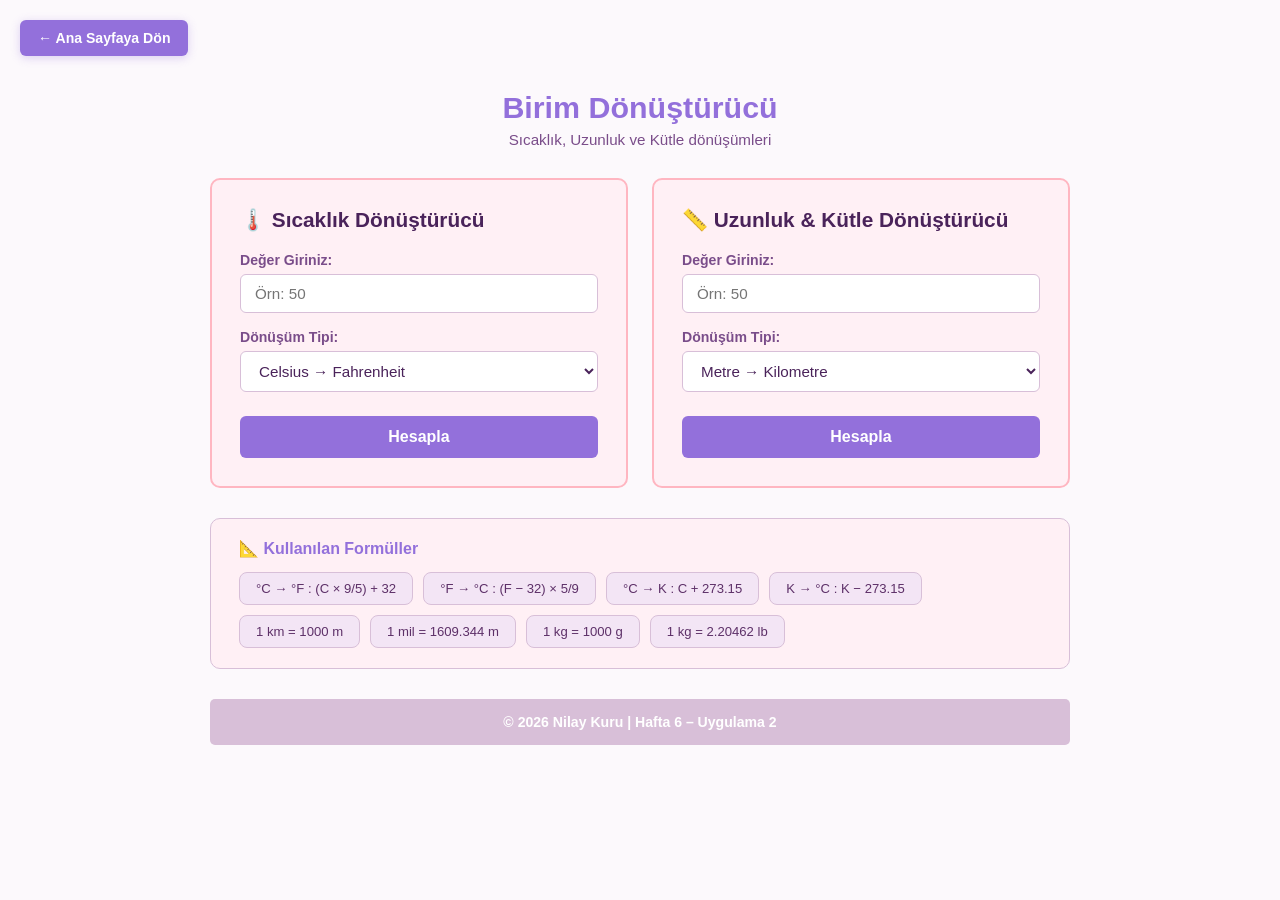
<file: hafta6-uygulama2.html>
<html lang="tr">
<head>
    <meta charset="UTF-8">
    <meta name="viewport" content="width=device-width, initial-scale=1.0">
    <title>Birim Dönüştürücü - Nilay Kuru</title>
    <style>
        *, *::before, *::after { box-sizing: border-box; margin: 0; padding: 0; }

        h1, h2, h3, p, label {
            font-family: 'Segoe UI', Tahoma, Geneva, Verdana, sans-serif;
        }

        body {
            font-family: Arial, sans-serif;
            background-color: #fcf9fc;
            color: #4a235a;
            min-height: 100vh;
            padding: 30px 20px;
        }

        .fixed-back {
            position: fixed;
            top: 20px;
            left: 20px;
            z-index: 1000;
            background-color: #9370db;
            color: #fff;
            padding: 10px 18px;
            border-radius: 6px;
            font-weight: bold;
            font-size: 0.88rem;
            text-decoration: none;
            transition: background-color 0.3s ease, transform 0.2s;
            box-shadow: 0 2px 10px rgba(147,112,219,0.3);
        }
        .fixed-back:hover {
            background-color: #ffb6c1;
            transform: translateY(-2px);
        }

        .sayfa-baslik {
            text-align: center;
            margin: 60px 0 30px;
        }
        .sayfa-baslik h1 {
            font-size: 1.9rem;
            color: #9370db;
            font-weight: 800;
        }
        .sayfa-baslik p {
            color: #7a4d8a;
            margin-top: 6px;
            font-size: 0.95rem;
        }

        /* İki kolon yan yana */
        .iki-kolon {
            display: flex;
            flex-direction: row;
            gap: 24px;
            max-width: 860px;
            margin: 0 auto 30px;
            flex-wrap: wrap;
            justify-content: center;
        }

        .kart {
            background-color: #fff0f5;
            border: 2px solid #ffb6c1;
            border-radius: 10px;
            padding: 28px;
            flex: 1 1 360px;
            min-width: 300px;
            max-width: 420px;
        }

        .kart h2 {
            font-size: 1.3rem;
            color: #4a235a;
            font-weight: 800;
            margin-bottom: 20px;
        }

        .form-grup {
            margin-bottom: 16px;
            display: flex;
            flex-direction: column;
            gap: 6px;
        }

        label {
            font-size: 0.88rem;
            font-weight: 600;
            color: #7a4d8a;
        }

        input[type="text"],
        input[type="number"],
        select {
            width: 100%;
            padding: 10px 14px;
            border: 1.5px solid #d8bfd8;
            border-radius: 6px;
            font-size: 0.95rem;
            color: #4a235a;
            background-color: #fff;
            transition: border-color 0.2s;
            outline: none;
            cursor: pointer;
        }

        input[type="text"]:focus,
        input[type="number"]:focus,
        select:focus {
            border-color: #9370db;
        }

        select option:checked,
        select option:hover {
            background-color: #9370db;
            color: #fff;
        }

        .btn-hesapla {
            width: 100%;
            padding: 12px;
            background-color: #9370db;
            color: white;
            border: none;
            border-radius: 6px;
            font-size: 1rem;
            font-weight: bold;
            cursor: pointer;
            margin-top: 8px;
            transition: background-color 0.3s ease, transform 0.15s;
        }

        .btn-hesapla:hover {
            background-color: #ffb6c1;
            transform: translateY(-1px);
        }

        .btn-hesapla:active {
            transform: scale(0.98);
        }

        /* Sonuç kutusu */
        .sonuc-kutu {
            margin-top: 16px;
            background-color: #f3e5f5;
            border: 2px solid #d8bfd8;
            border-radius: 8px;
            padding: 14px 18px;
            text-align: center;
            display: none;
            animation: fadeIn 0.35s ease;
        }

        @keyframes fadeIn {
            from { opacity: 0; transform: translateY(8px); }
            to   { opacity: 1; transform: translateY(0); }
        }

        .sonuc-kutu p {
            font-size: 1rem;
            font-weight: bold;
            color: #4a235a;
        }

        .sonuc-kutu span {
            color: #9370db;
            font-size: 1.1rem;
        }

        .hata-mesaj {
            color: #c62828;
            font-size: 0.82rem;
            margin-top: 4px;
            display: none;
        }

        /* Bilgi tablosu */
        .bilgi-kart {
            background-color: #fff0f5;
            border: 1.5px solid #d8bfd8;
            border-radius: 10px;
            padding: 20px 28px;
            max-width: 860px;
            margin: 0 auto;
        }

        .bilgi-kart h3 {
            font-size: 1rem;
            color: #9370db;
            margin-bottom: 14px;
            font-weight: 700;
        }

        .bilgi-grid {
            display: flex;
            flex-wrap: wrap;
            gap: 10px;
        }

        .bilgi-item {
            background-color: #f3e5f5;
            border: 1px solid #d8bfd8;
            border-radius: 8px;
            padding: 8px 16px;
            font-size: 0.82rem;
            color: #5d3068;
        }

        footer {
            margin: 30px auto 0;
            padding: 15px;
            background-color: #d8bfd8;
            text-align: center;
            border-radius: 5px;
            max-width: 860px;
        }
        footer p { color: white; font-weight: bold; font-size: 0.88rem; }
    </style>
</head>
<body>

    <a href="index.html" class="fixed-back">← Ana Sayfaya Dön</a>

    <div class="sayfa-baslik">
        <h1>Birim Dönüştürücü</h1>
        <p>Sıcaklık, Uzunluk ve Kütle dönüşümleri</p>
    </div>

    <div class="iki-kolon">

        <!-- KART 1 — Sıcaklık Dönüşümü -->
        <div class="kart">
            <h2>🌡️ Sıcaklık Dönüştürücü</h2>

            <div class="form-grup">
                <label for="sicaklik-deger">Değer Giriniz:</label>
                <input type="number" id="sicaklik-deger" placeholder="Örn: 50">
                <span class="hata-mesaj" id="hata-sicaklik">Geçerli bir sayı girin.</span>
            </div>

            <div class="form-grup">
                <label for="sicaklik-tip">Dönüşüm Tipi:</label>
                <select id="sicaklik-tip">
                    <option value="c-f">Celsius → Fahrenheit</option>
                    <option value="f-c">Fahrenheit → Celsius</option>
                    <option value="c-k">Celsius → Kelvin</option>
                    <option value="k-c">Kelvin → Celsius</option>
                    <option value="f-k">Fahrenheit → Kelvin</option>
                    <option value="k-f">Kelvin → Fahrenheit</option>
                </select>
            </div>

            <button class="btn-hesapla" onclick="sicaklikHesapla()">Hesapla</button>

            <div class="sonuc-kutu" id="sonuc-sicaklik">
                <p>Sonuç: <span id="sonuc-sicaklik-deger"></span></p>
            </div>
        </div>

        <!-- KART 2 — Uzunluk / Kütle Dönüşümü -->
        <div class="kart">
            <h2>📏 Uzunluk & Kütle Dönüştürücü</h2>

            <div class="form-grup">
                <label for="birim-deger">Değer Giriniz:</label>
                <input type="number" id="birim-deger" placeholder="Örn: 50">
                <span class="hata-mesaj" id="hata-birim">Geçerli bir sayı girin.</span>
            </div>

            <div class="form-grup">
                <label for="birim-tip">Dönüşüm Tipi:</label>
                <select id="birim-tip">
                    <optgroup label="Uzunluk">
                        <option value="m-km">Metre → Kilometre</option>
                        <option value="km-m">Kilometre → Metre</option>
                        <option value="m-mil">Metre → Mil</option>
                        <option value="mil-m">Mil → Metre</option>
                        <option value="km-mil">Kilometre → Mil</option>
                        <option value="mil-km">Mil → Kilometre</option>
                    </optgroup>
                    <optgroup label="Kütle">
                        <option value="kg-g">Kilogram → Gram</option>
                        <option value="g-kg">Gram → Kilogram</option>
                        <option value="kg-lb">Kilogram → Pound</option>
                        <option value="lb-kg">Pound → Kilogram</option>
                    </optgroup>
                </select>
            </div>

            <button class="btn-hesapla" onclick="birimHesapla()">Hesapla</button>

            <div class="sonuc-kutu" id="sonuc-birim">
                <p>Sonuç: <span id="sonuc-birim-deger"></span></p>
            </div>
        </div>

    </div>

    <!-- Formüller Bilgi Kartı -->
    <div class="bilgi-kart">
        <h3>📐 Kullanılan Formüller</h3>
        <div class="bilgi-grid">
            <div class="bilgi-item">°C → °F : (C × 9/5) + 32</div>
            <div class="bilgi-item">°F → °C : (F − 32) × 5/9</div>
            <div class="bilgi-item">°C → K : C + 273.15</div>
            <div class="bilgi-item">K → °C : K − 273.15</div>
            <div class="bilgi-item">1 km = 1000 m</div>
            <div class="bilgi-item">1 mil = 1609.344 m</div>
            <div class="bilgi-item">1 kg = 1000 g</div>
            <div class="bilgi-item">1 kg = 2.20462 lb</div>
        </div>
    </div>

    <footer>
        <p>© 2026 Nilay Kuru | Hafta 6 – Uygulama 2</p>
    </footer>

    <script>
        /* =====================
           SICAKLIK HESAPLAMA
        ===================== */
        function sicaklikHesapla() {
            var deger = parseFloat(document.getElementById('sicaklik-deger').value);
            var tip   = document.getElementById('sicaklik-tip').value;
            var hata  = document.getElementById('hata-sicaklik');

            if (isNaN(deger)) {
                hata.style.display = 'block';
                document.getElementById('sonuc-sicaklik').style.display = 'none';
                return;
            }
            hata.style.display = 'none';

            var sonuc;
            var birim;

            switch (tip) {
                case 'c-f': sonuc = (deger * 9/5) + 32;       birim = '°F'; break;
                case 'f-c': sonuc = (deger - 32) * 5/9;       birim = '°C'; break;
                case 'c-k': sonuc = deger + 273.15;            birim = 'K';  break;
                case 'k-c': sonuc = deger - 273.15;            birim = '°C'; break;
                case 'f-k': sonuc = (deger - 32) * 5/9 + 273.15; birim = 'K'; break;
                case 'k-f': sonuc = (deger - 273.15) * 9/5 + 32; birim = '°F'; break;
            }

            document.getElementById('sonuc-sicaklik-deger').textContent =
                sonuc.toFixed(3) + ' ' + birim;

            goster('sonuc-sicaklik');
        }

        /* =====================
           BİRİM HESAPLAMA
        ===================== */
        function birimHesapla() {
            var deger = parseFloat(document.getElementById('birim-deger').value);
            var tip   = document.getElementById('birim-tip').value;
            var hata  = document.getElementById('hata-birim');

            if (isNaN(deger)) {
                hata.style.display = 'block';
                document.getElementById('sonuc-birim').style.display = 'none';
                return;
            }
            hata.style.display = 'none';

            var sonuc;
            var birim;

            switch (tip) {
                case 'm-km':  sonuc = deger / 1000;        birim = 'km';    break;
                case 'km-m':  sonuc = deger * 1000;        birim = 'm';     break;
                case 'm-mil': sonuc = deger / 1609.344;    birim = 'mil';   break;
                case 'mil-m': sonuc = deger * 1609.344;    birim = 'm';     break;
                case 'km-mil':sonuc = deger / 1.609344;    birim = 'mil';   break;
                case 'mil-km':sonuc = deger * 1.609344;    birim = 'km';    break;
                case 'kg-g':  sonuc = deger * 1000;        birim = 'g';     break;
                case 'g-kg':  sonuc = deger / 1000;        birim = 'kg';    break;
                case 'kg-lb': sonuc = deger * 2.20462;     birim = 'lb';    break;
                case 'lb-kg': sonuc = deger / 2.20462;     birim = 'kg';    break;
            }

            // Büyük sayılar için locale formatı, küçükler için fixed
            var gosterim = sonuc >= 1000
                ? sonuc.toLocaleString('tr-TR', {maximumFractionDigits: 3})
                : sonuc.toFixed(5).replace(/\.?0+$/, '');

            document.getElementById('sonuc-birim-deger').textContent =
                gosterim + ' ' + birim;

            goster('sonuc-birim');
        }

        /* Animasyonlu göster */
        function goster(id) {
            var el = document.getElementById(id);
            el.style.display = 'none';
            setTimeout(function() { el.style.display = 'block'; }, 10);
        }

        /* Enter tuşuyla tetikle */
        document.addEventListener('keydown', function(e) {
            if (e.key === 'Enter') {
                sicaklikHesapla();
                birimHesapla();
            }
        });
    </script>

</body>
</html>
</file>
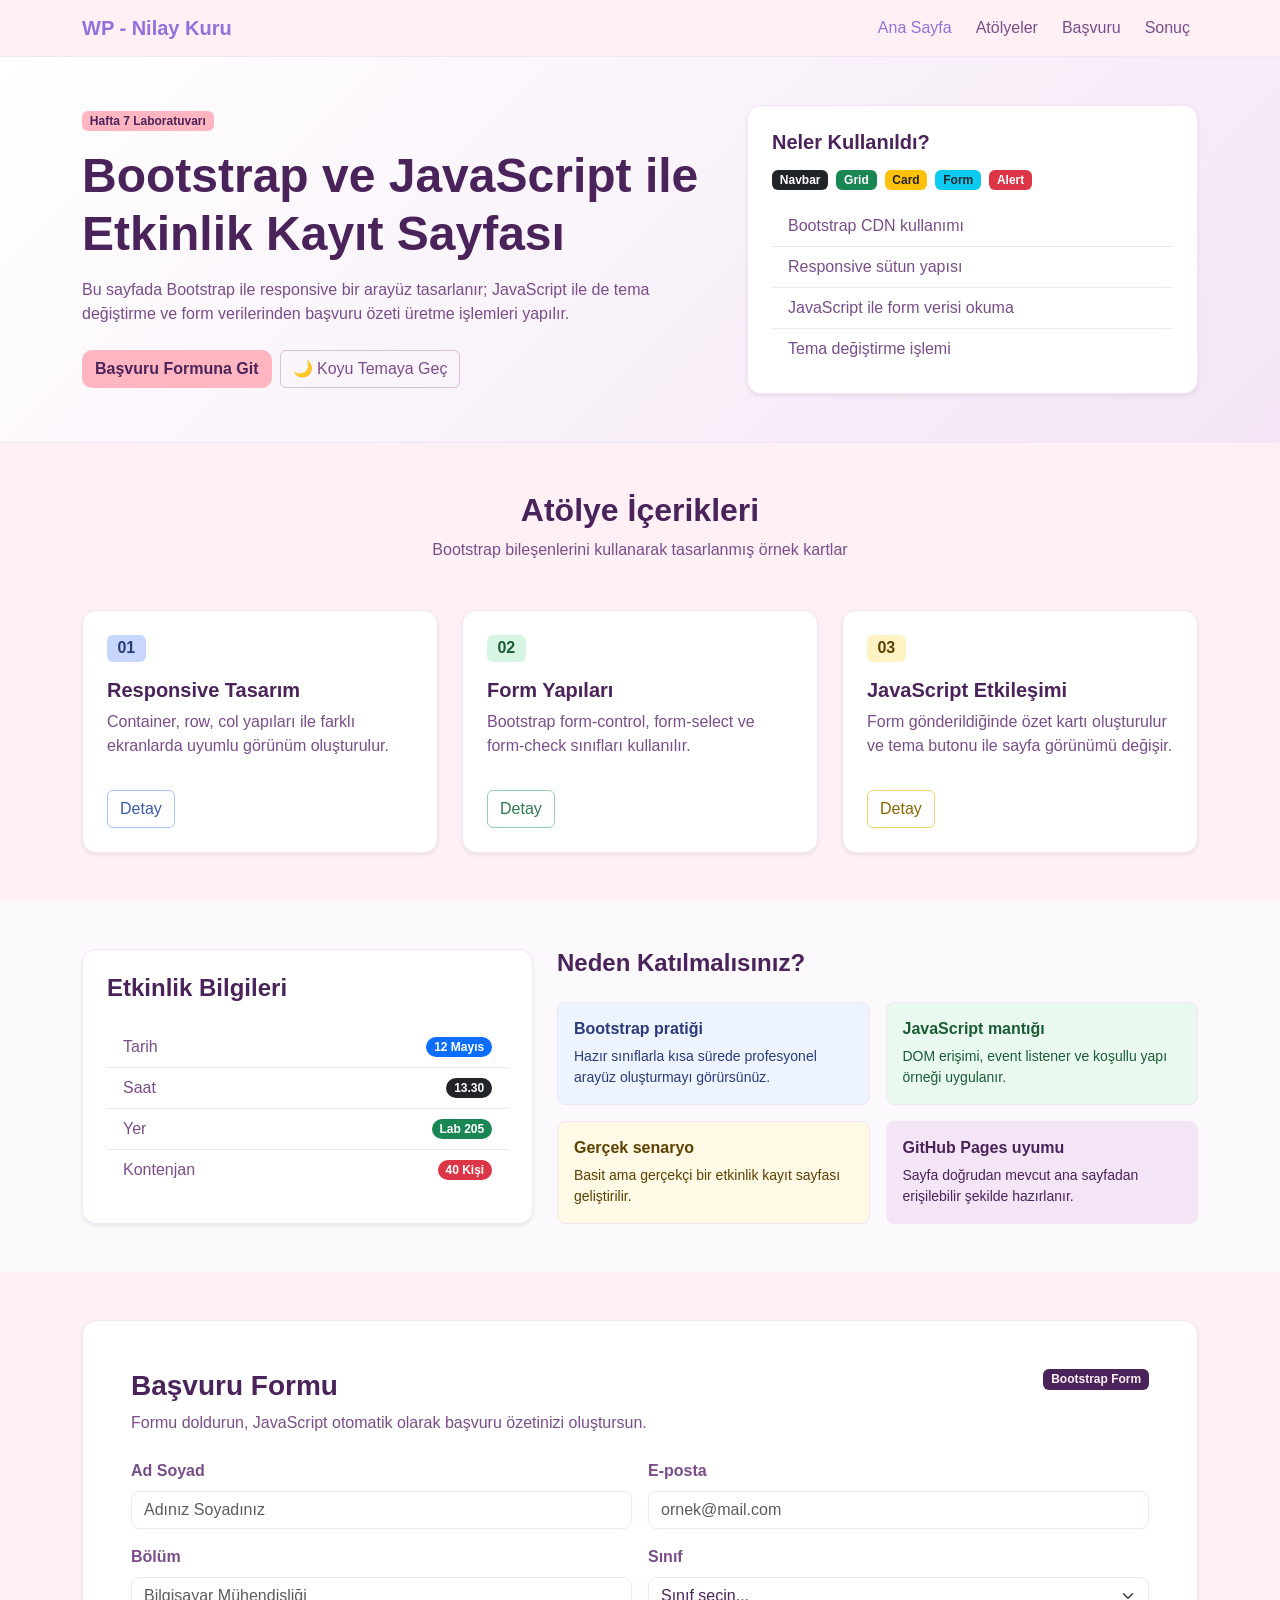
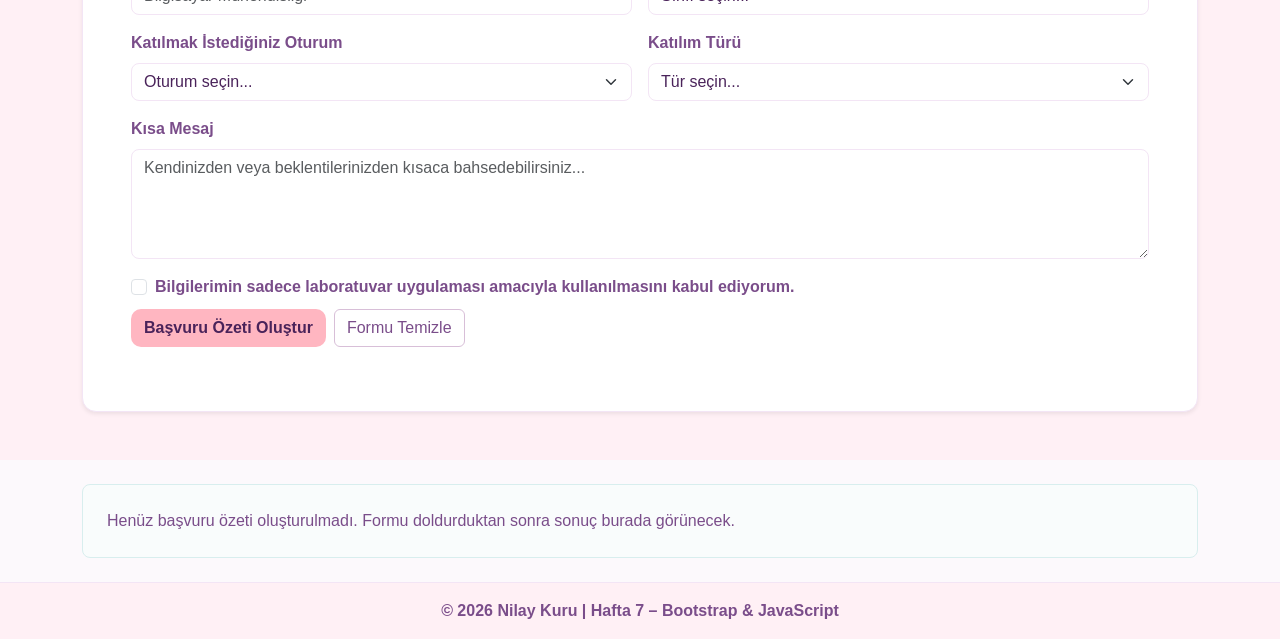
<file: hafta7.html>
<html lang="tr">
<head>
    <meta charset="UTF-8">
    <meta name="viewport" content="width=device-width, initial-scale=1.0">
    <title>Hafta 7 – Bootstrap & JS | Nilay Kuru</title>

    <link href="https://cdn.jsdelivr.net/npm/bootstrap@5.3.3/dist/css/bootstrap.min.css" rel="stylesheet">

    <link rel="stylesheet" href="style/hafta7.css">
</head>
<body>

    <nav class="navbar navbar-expand-lg navbar-dark nk-navbar sticky-top">
        <div class="container">
            <a class="navbar-brand fw-bold" href="index.html"> WP - Nilay Kuru</a>
            <button class="navbar-toggler" type="button"
                    data-bs-toggle="collapse" data-bs-target="#navMenu">
                <span class="navbar-toggler-icon"></span>
            </button>
            <div class="collapse navbar-collapse" id="navMenu">
                <ul class="navbar-nav ms-auto gap-2">
                    <li class="nav-item">
                        <a class="nav-link active " href="index.html">Ana Sayfa</a>
                    </li>
                    <li class="nav-item">
                        <a class="nav-link " href="#atolyeler">Atölyeler</a>
                    </li>
                    <li class="nav-item">
                        <a class="nav-link" href="#basvuru">Başvuru</a>
                    </li>
                    <li class="nav-item">
                        <a class="nav-link" href="#sonuc">Sonuç</a>
                    </li>
                </ul>
            </div>
        </div>
    </nav>

    <section class="nk-hero py-5">
        <div class="container">
            <div class="row align-items-center g-4">

                <div class="col-lg-7">
                    <span class="badge nk-badge mb-3">Hafta 7 Laboratuvarı</span>
                    <h1 class="display-5 fw-bold nk-heading">
                        Bootstrap ve JavaScript ile<br>Etkinlik Kayıt Sayfası
                    </h1>
                    <p class="nk-text mt-3 mb-4">
                        Bu sayfada Bootstrap ile responsive bir arayüz tasarlanır; JavaScript ile de
                        tema değiştirme ve form verilerinden başvuru özeti üretme işlemleri yapılır.
                    </p>
                    <div class="d-flex flex-wrap gap-2">
                        <a href="#basvuru" class="btn nk-btn-primary">Başvuru Formuna Git</a>
                        <button id="temaBtn" class="btn nk-btn-outline"
                                onclick="temaToggle()">🌙 Koyu Temaya Geç</button>
                    </div>
                </div>

                <div class="col-lg-5">
                    <div class="card nk-card shadow-sm h-100">
                        <div class="card-body p-4">
                            <h5 class="fw-bold mb-3 nk-heading">Neler Kullanıldı?</h5>
                            <div class="d-flex flex-wrap gap-2 mb-3">
                                <span class="badge bg-dark">Navbar</span>
                                <span class="badge bg-success">Grid</span>
                                <span class="badge bg-warning text-dark">Card</span>
                                <span class="badge bg-info text-dark">Form</span>
                                <span class="badge bg-danger">Alert</span>
                            </div>
                            <ul class="list-group list-group-flush nk-list">
                                <li class="list-group-item">Bootstrap CDN kullanımı</li>
                                <li class="list-group-item">Responsive sütun yapısı</li>
                                <li class="list-group-item">JavaScript ile form verisi okuma</li>
                                <li class="list-group-item">Tema değiştirme işlemi</li>
                            </ul>
                        </div>
                    </div>
                </div>

            </div>
        </div>
    </section>

    <section class="py-5 nk-section-alt" id="atolyeler">
        <div class="container">
            <div class="text-center mb-5">
                <h2 class="fw-bold nk-heading">Atölye İçerikleri</h2>
                <p class="nk-text">Bootstrap bileşenlerini kullanarak tasarlanmış örnek kartlar</p>
            </div>

            <div class="row g-4">
                <div class="col-md-4">
                    <div class="card nk-card h-100 shadow-sm">
                        <div class="card-body p-4">
                            <span class="badge nk-badge-blue mb-3 fs-6">01</span>
                            <h5 class="fw-bold nk-heading">Responsive Tasarım</h5>
                            <p class="nk-text mt-2">
                                Container, row, col yapıları ile farklı ekranlarda uyumlu görünüm oluşturulur.
                            </p>
                            <button class="btn nk-btn-card-blue mt-3">Detay</button>
                        </div>
                    </div>
                </div>
                <div class="col-md-4">
                    <div class="card nk-card h-100 shadow-sm">
                        <div class="card-body p-4">
                            <span class="badge nk-badge-green mb-3 fs-6">02</span>
                            <h5 class="fw-bold nk-heading">Form Yapıları</h5>
                            <p class="nk-text mt-2">
                                Bootstrap form-control, form-select ve form-check sınıfları kullanılır.
                            </p>
                            <button class="btn nk-btn-card-green mt-3">Detay</button>
                        </div>
                    </div>
                </div>
                <div class="col-md-4">
                    <div class="card nk-card h-100 shadow-sm">
                        <div class="card-body p-4">
                            <span class="badge nk-badge-yellow mb-3 fs-6">03</span>
                            <h5 class="fw-bold nk-heading">JavaScript Etkileşimi</h5>
                            <p class="nk-text mt-2">
                                Form gönderildiğinde özet kartı oluşturulur ve tema butonu ile sayfa görünümü değişir.
                            </p>
                            <button class="btn nk-btn-card-yellow mt-3">Detay</button>
                        </div>
                    </div>
                </div>
            </div>
        </div>
    </section>

    <section class="py-5 nk-section">
        <div class="container">
            <div class="row g-4">

                <div class="col-lg-5">
                    <div class="card nk-card shadow-sm h-100">
                        <div class="card-body p-4">
                            <h4 class="fw-bold nk-heading mb-4">Etkinlik Bilgileri</h4>
                            <ul class="list-group list-group-flush nk-list">
                                <li class="list-group-item d-flex justify-content-between align-items-center">
                                    Tarih
                                    <span class="badge bg-primary rounded-pill">12 Mayıs</span>
                                </li>
                                <li class="list-group-item d-flex justify-content-between align-items-center">
                                    Saat
                                    <span class="badge bg-dark rounded-pill">13.30</span>
                                </li>
                                <li class="list-group-item d-flex justify-content-between align-items-center">
                                    Yer
                                    <span class="badge bg-success rounded-pill">Lab 205</span>
                                </li>
                                <li class="list-group-item d-flex justify-content-between align-items-center">
                                    Kontenjan
                                    <span class="badge bg-danger rounded-pill">40 Kişi</span>
                                </li>
                            </ul>
                        </div>
                    </div>
                </div>

                <div class="col-lg-7">
                    <h4 class="fw-bold nk-heading mb-4">Neden Katılmalısınız?</h4>
                    <div class="row g-3">
                        <div class="col-sm-6">
                            <div class="p-3 rounded-3 nk-info-card nk-info-blue h-100">
                                <h6 class="fw-bold">Bootstrap pratiği</h6>
                                <p class="small mb-0">Hazır sınıflarla kısa sürede profesyonel arayüz oluşturmayı görürsünüz.</p>
                            </div>
                        </div>
                        <div class="col-sm-6">
                            <div class="p-3 rounded-3 nk-info-card nk-info-green h-100">
                                <h6 class="fw-bold">JavaScript mantığı</h6>
                                <p class="small mb-0">DOM erişimi, event listener ve koşullu yapı örneği uygulanır.</p>
                            </div>
                        </div>
                        <div class="col-sm-6">
                            <div class="p-3 rounded-3 nk-info-card nk-info-yellow h-100">
                                <h6 class="fw-bold">Gerçek senaryo</h6>
                                <p class="small mb-0">Basit ama gerçekçi bir etkinlik kayıt sayfası geliştirilir.</p>
                            </div>
                        </div>
                        <div class="col-sm-6">
                            <div class="p-3 rounded-3 nk-info-card nk-info-lilac h-100">
                                <h6 class="fw-bold">GitHub Pages uyumu</h6>
                                <p class="small mb-0">Sayfa doğrudan mevcut ana sayfadan erişilebilir şekilde hazırlanır.</p>
                            </div>
                        </div>
                    </div>
                </div>

            </div>
        </div>
    </section>

    <section class="py-5 nk-section-alt" id="basvuru">
        <div class="container">
            <div class="card nk-card shadow-sm">
                <div class="card-body p-4 p-md-5">

                    <div class="d-flex justify-content-between align-items-start mb-4 flex-wrap gap-2">
                        <div>
                            <h3 class="fw-bold nk-heading">Başvuru Formu</h3>
                            <p class="nk-text mb-0">Formu doldurun, JavaScript otomatik olarak başvuru özetinizi oluştursun.</p>
                        </div>
                        <span class="badge nk-badge-dark align-self-start">Bootstrap Form</span>
                    </div>

                    <div id="uyariAlani" class="alert nk-alert d-none" role="alert"></div>

                    <form id="basvuruForm" novalidate>
                        <div class="row g-3">

                            <div class="col-md-6">
                                <label for="adSoyad" class="form-label nk-label">Ad Soyad</label>
                                <input type="text" class="form-control nk-input" id="adSoyad" placeholder="Adınız Soyadınız">
                            </div>

                            <div class="col-md-6">
                                <label for="eposta" class="form-label nk-label">E-posta</label>
                                <input type="text" class="form-control nk-input" id="eposta" placeholder="ornek@mail.com">
                            </div>

                            <div class="col-md-6">
                                <label for="bolum" class="form-label nk-label">Bölüm</label>
                                <input type="text" class="form-control nk-input" id="bolum" placeholder="Bilgisayar Mühendisliği">
                            </div>

                            <div class="col-md-6">
                                <label for="sinif" class="form-label nk-label">Sınıf</label>
                                <select class="form-select nk-input" id="sinif">
                                    <option value="">Sınıf seçin...</option>
                                    <option>1. Sınıf</option>
                                    <option>2. Sınıf</option>
                                    <option>3. Sınıf</option>
                                    <option>4. Sınıf</option>
                                </select>
                            </div>

                            <div class="col-md-6">
                                <label for="oturum" class="form-label nk-label">Katılmak İstediğiniz Oturum</label>
                                <select class="form-select nk-input" id="oturum">
                                    <option value="">Oturum seçin...</option>
                                    <option>Bootstrap + JS Projesi</option>
                                    <option>Flexbox Uygulaması</option>
                                    <option>CSS Position Lab</option>
                                    <option>HTML Form Yapıları</option>
                                </select>
                            </div>

                            <div class="col-md-6">
                                <label for="katilimTuru" class="form-label nk-label">Katılım Türü</label>
                                <select class="form-select nk-input" id="katilimTuru">
                                    <option value="">Tür seçin...</option>
                                    <option>Yüz yüze</option>
                                    <option>Online</option>
                                    <option>Hibrit</option>
                                </select>
                            </div>

                            <div class="col-12">
                                <label for="mesaj" class="form-label nk-label">Kısa Mesaj</label>
                                <textarea class="form-control nk-input" id="mesaj" rows="4"
                                          placeholder="Kendinizden veya beklentilerinizden kısaca bahsedebilirsiniz..."></textarea>
                            </div>

                            <div class="col-12">
                                <div class="form-check">
                                    <input class="form-check-input nk-check" type="checkbox" id="onay">
                                    <label class="form-check-label nk-label" for="onay">
                                        Bilgilerimin sadece laboratuvar uygulaması amacıyla kullanılmasını kabul ediyorum.
                                    </label>
                                </div>
                            </div>

                            <div class="col-12 d-flex gap-2 flex-wrap mt-2">
                                <button type="submit" class="btn nk-btn-primary">
                                    Başvuru Özeti Oluştur
                                </button>
                                <button type="button" class="btn nk-btn-outline" onclick="formuTemizle()">
                                    Formu Temizle
                                </button>
                            </div>

                        </div>
                    </form>
                </div>
            </div>
        </div>
    </section>

    <section class="py-4 nk-section" id="sonuc">
        <div class="container">
            <div id="sonucAlani" class="p-4 rounded-3 nk-sonuc-bos">
                <p class="mb-0 nk-text">
                    Henüz başvuru özeti oluşturulmadı. Formu doldurduktan sonra sonuç burada görünecek.
                </p>
            </div>
        </div>
    </section>

    <footer class="nk-footer py-3 text-center">
        <div class="container">
            <p class="mb-0 fw-bold">© 2026 Nilay Kuru | Hafta 7 – Bootstrap & JavaScript</p>
        </div>
    </footer>

    <script src="https://cdn.jsdelivr.net/npm/bootstrap@5.3.3/dist/js/bootstrap.bundle.min.js"></script>

    <script src="script/hafta7.js"></script>

</body>
</html>
</file>
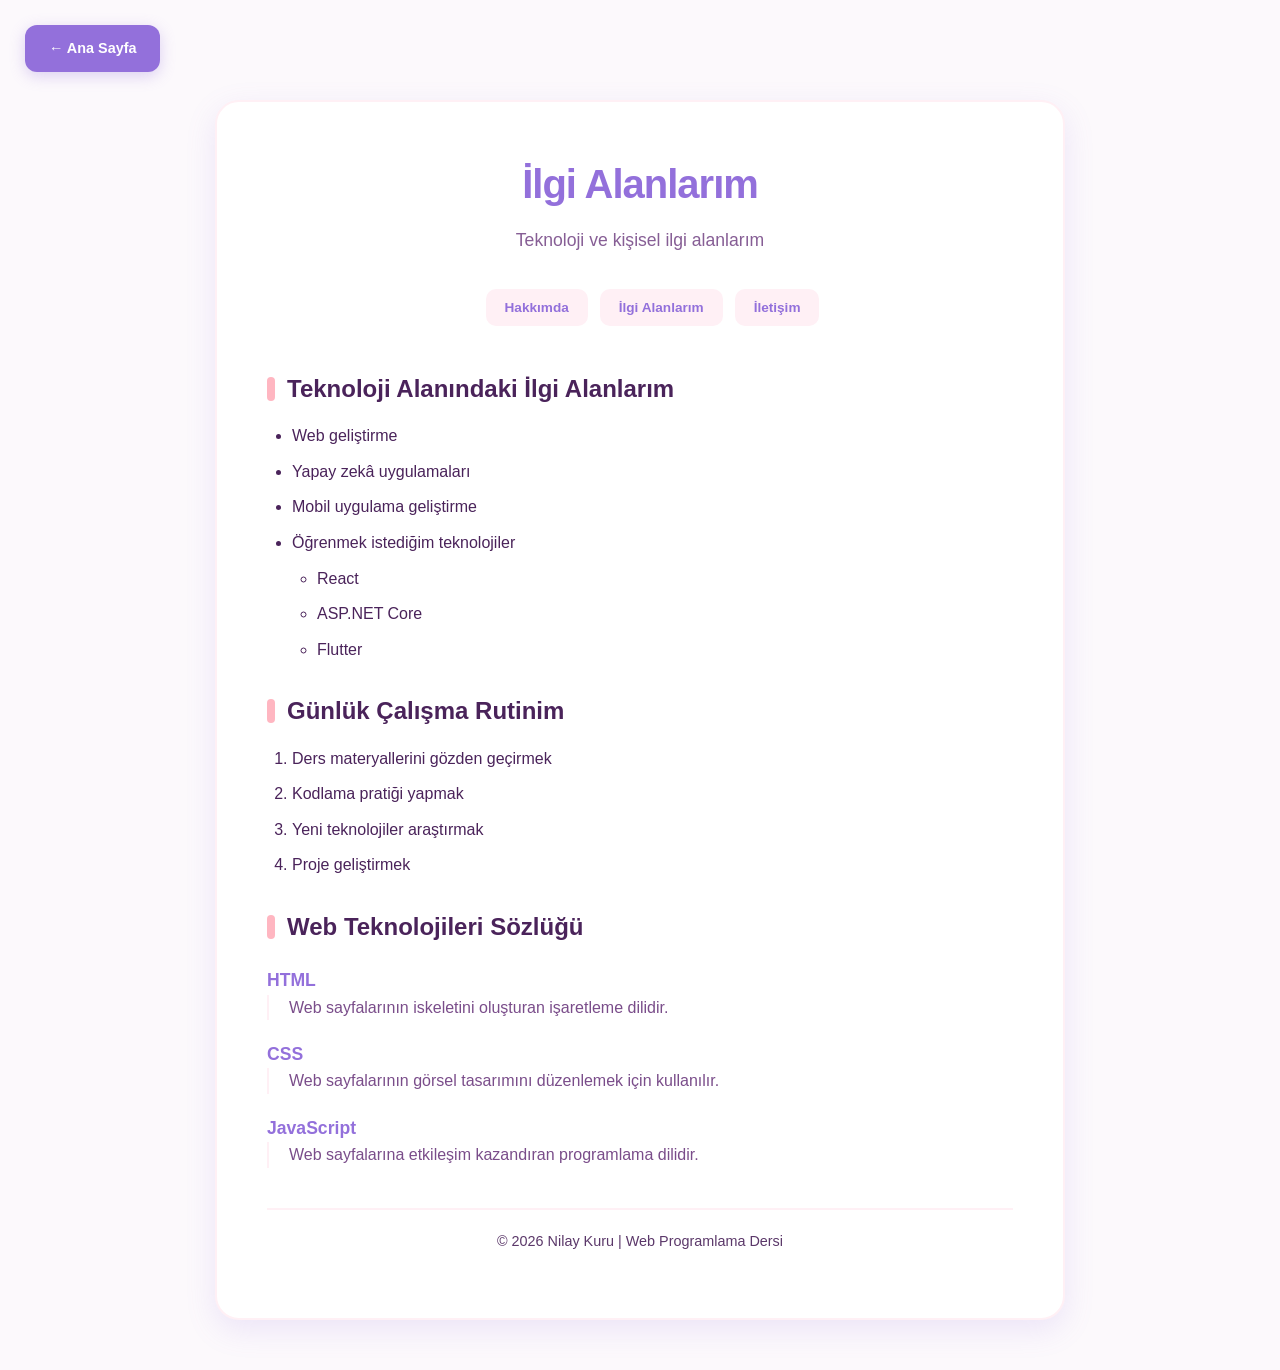
<file: interests.html>
<html lang="tr">
<head>
    <meta charset="UTF-8">
    <title>İlgi Alanlarım - Nilay Kuru</title>
    <link rel="stylesheet" href="style/hafta1.css">
</head>
<body>
    <a href="index.html" class="fixed-back">← Ana Sayfa</a>

    <div class="container">
        <header>
            <h1>İlgi Alanlarım</h1>
            <p>Teknoloji ve kişisel ilgi alanlarım</p>
        </header>

        <nav>
            <ul>
                <li><a href="about.html">Hakkımda</a></li>
                <li><a href="interests.html">İlgi Alanlarım</a></li>
                <li><a href="contact.html">İletişim</a></li>
            </ul>
        </nav>

        <main>
            <h2>Teknoloji Alanındaki İlgi Alanlarım</h2>
            <ul>
                <li>Web geliştirme</li>
                <li>Yapay zekâ uygulamaları</li>
                <li>Mobil uygulama geliştirme</li>
                <li>Öğrenmek istediğim teknolojiler
                    <ul style="margin-top: 10px;">
                        <li>React</li>
                        <li>ASP.NET Core</li>
                        <li>Flutter</li>
                    </ul>
                </li>
            </ul>

            <h2>Günlük Çalışma Rutinim</h2>
            <ol>
                <li>Ders materyallerini gözden geçirmek</li>
                <li>Kodlama pratiği yapmak</li>
                <li>Yeni teknolojiler araştırmak</li>
                <li>Proje geliştirmek</li>
            </ol>

            <h2>Web Teknolojileri Sözlüğü</h2>
            <dl>
                <dt>HTML</dt>
                <dd>Web sayfalarının iskeletini oluşturan işaretleme dilidir.</dd>
                
                <dt>CSS</dt>
                <dd>Web sayfalarının görsel tasarımını düzenlemek için kullanılır.</dd>
                
                <dt>JavaScript</dt>
                <dd>Web sayfalarına etkileşim kazandıran programlama dilidir.</dd>
            </dl>
        </main>

        <footer>
            <hr>
            <p>© 2026 Nilay Kuru | Web Programlama Dersi</p>
        </footer>
    </div>
</body>
</html>
</file>
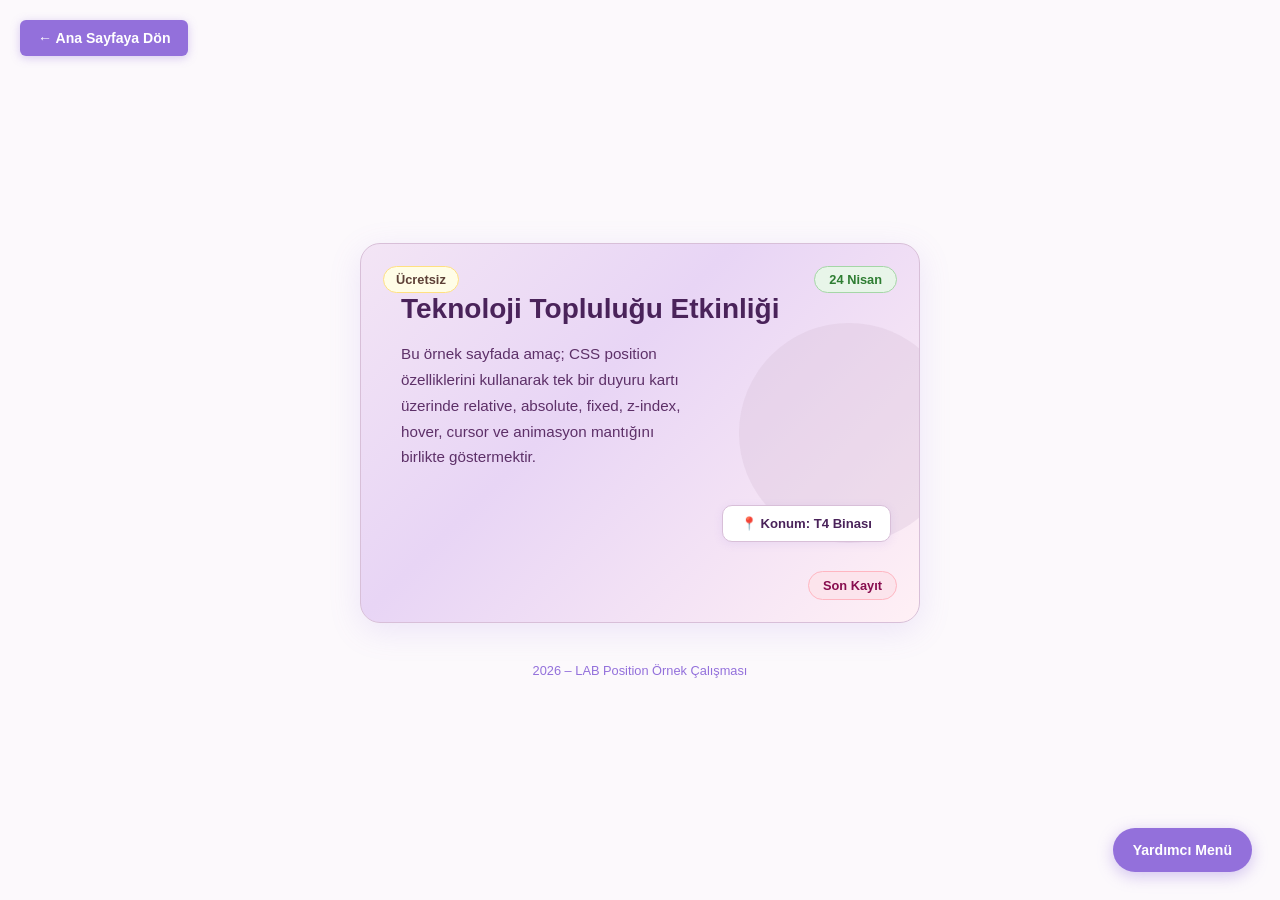
<file: lab-position.html>
<html lang="tr">
<head>
    <meta charset="UTF-8">
    <meta name="viewport" content="width=device-width, initial-scale=1.0">
    <title>CSS Position Ödevi - Nilay Kuru</title>
    <style>

        /* =============================================
           GENEL SAYFA
           ============================================= */
        *, *::before, *::after {
            box-sizing: border-box;
            margin: 0;
            padding: 0;
        }

        h1, h2, p {
            font-family: 'Segoe UI', Tahoma, Geneva, Verdana, sans-serif;
        }

        body {
            font-family: Arial, sans-serif;
            background-color: #fcf9fc;
            color: #4a235a;
            min-height: 100vh;
            display: flex;
            flex-direction: column;
            align-items: center;
            justify-content: center;
            padding: 60px 20px 40px;
        }

        /* =============================================
           FIXED ÖĞELER
           ============================================= */

        /* Sol üst: Ana Sayfaya Dön butonu — position: fixed */
        .fixed-back {
            position: fixed;
            top: 20px;
            left: 20px;
            z-index: 1000;
            background-color: #9370db;
            color: #fff;
            padding: 10px 18px;
            border-radius: 6px;
            font-weight: bold;
            font-size: 0.88rem;
            text-decoration: none;
            cursor: pointer;
            transition: background-color 0.3s ease, transform 0.2s ease;
            box-shadow: 0 2px 10px rgba(147, 112, 219, 0.35);
        }

        .fixed-back:hover {
            background-color: #ffb6c1;
            transform: translateY(-2px);
            cursor: pointer;
        }

        /* Sağ alt: Yardımcı Menü butonu — position: fixed */
        .fixed-menu {
            position: fixed;
            bottom: 28px;
            right: 28px;
            z-index: 1000;
            background-color: #9370db;
            color: #fff;
            padding: 14px 20px;
            border-radius: 50px;
            font-weight: bold;
            font-size: 0.88rem;
            cursor: pointer;
            transition: background-color 0.3s ease, transform 0.2s ease;
            box-shadow: 0 4px 16px rgba(147, 112, 219, 0.4);
            /* Keyframes animasyonu */
            animation: pulse 2.5s infinite;
        }

        .fixed-menu:hover {
            background-color: #ffb6c1;
            transform: scale(1.07);
            cursor: pointer;
            animation: none;
        }

        @keyframes pulse {
            0%   { box-shadow: 0 4px 16px rgba(147, 112, 219, 0.4); }
            50%  { box-shadow: 0 4px 28px rgba(147, 112, 219, 0.75); }
            100% { box-shadow: 0 4px 16px rgba(147, 112, 219, 0.4); }
        }

        /* =============================================
           ANA KART KAPSAYICI — position: relative
           ============================================= */
        .kart-kapsayici {
            position: relative;          /* ✅ position: relative */
            width: 100%;
            max-width: 560px;
            min-height: 380px;
            background: linear-gradient(135deg, #f3e5f5 0%, #e8d5f5 40%, #fff0f5 100%);
            border-radius: 20px;
            padding: 48px 40px 50px;
            box-shadow: 0 8px 32px rgba(147, 112, 219, 0.15);
            border: 1px solid #d8bfd8;
            overflow: hidden;
        }

        /* Dekoratif arka plan dairesi — z-index ile üst üste */
        .dekoratif-daire {
            position: absolute;          /* ✅ position: absolute */
            right: -40px;
            top: 50%;
            transform: translateY(-50%);
            width: 220px;
            height: 220px;
            border-radius: 50%;
            background: rgba(216, 191, 216, 0.35);
            z-index: 1;                  /* ✅ z-index */
        }

        /* Kart içeriği dairenin önünde kalsın */
        .kart-icerik {
            position: relative;
            z-index: 2;                  /* ✅ z-index — içerik dairenin önünde */
        }

        .kart-icerik h1 {
            font-size: 1.75rem;
            font-weight: 800;
            color: #4a235a;
            margin-bottom: 16px;
            line-height: 1.2;
        }

        .kart-icerik p {
            font-size: 0.95rem;
            line-height: 1.7;
            color: #5d3068;
            max-width: 300px;
        }

        /* =============================================
           ABSOLUTE ROZETLER / ETİKETLER
           ============================================= */

        /* Rozet 1 — Sol üst: "Ücretsiz" — position: absolute */
        .rozet-ucretsiz {
            position: absolute;          /* ✅ position: absolute */
            top: 22px;
            left: 22px;
            z-index: 3;
            background-color: #fffde7;
            border: 1.5px solid #ffe082;
            color: #5d4037;
            padding: 5px 12px;
            border-radius: 20px;
            font-size: 0.8rem;
            font-weight: bold;
            cursor: pointer;
            transition: transform 0.2s ease, background-color 0.3s ease;
        }

        .rozet-ucretsiz:hover {
            background-color: #fff9c4;
            transform: scale(1.08);
            cursor: pointer;
        }

        /* Rozet 2 — Sağ üst: "24 Nisan" — position: absolute */
        .rozet-tarih {
            position: absolute;          /* ✅ position: absolute */
            top: 22px;
            right: 22px;
            z-index: 3;
            background-color: #e8f5e9;
            border: 1.5px solid #a5d6a7;
            color: #2e7d32;
            padding: 5px 14px;
            border-radius: 20px;
            font-size: 0.8rem;
            font-weight: bold;
            cursor: pointer;
            transition: transform 0.2s ease, background-color 0.3s ease;
        }

        .rozet-tarih:hover {
            background-color: #c8e6c9;
            transform: scale(1.08);
            cursor: pointer;
        }

        /* Rozet 3 — Orta: "Konum" kutusu — position: absolute */
        .rozet-konum {
            position: absolute;          /* ✅ position: absolute */
            bottom: 80px;
            right: 28px;
            z-index: 3;
            background-color: #ffffff;
            border: 1.5px solid #d8bfd8;
            color: #4a235a;
            padding: 10px 18px;
            border-radius: 10px;
            font-size: 0.82rem;
            font-weight: 600;
            box-shadow: 0 2px 10px rgba(147, 112, 219, 0.12);
            cursor: pointer;
            transition: box-shadow 0.3s ease, transform 0.2s ease;
            /* Keyframes ile hafif salınım */
            animation: float 3s ease-in-out infinite;
        }

        .rozet-konum:hover {
            box-shadow: 0 4px 18px rgba(147, 112, 219, 0.28);
            transform: translateY(-3px);
            cursor: pointer;
        }

        @keyframes float {
            0%   { transform: translateY(0px); }
            50%  { transform: translateY(-5px); }
            100% { transform: translateY(0px); }
        }

        /* Rozet 4 — Sağ alt: "Son Kayıt" — position: absolute */
        .rozet-sonkayit {
            position: absolute;          /* ✅ position: absolute */
            bottom: 22px;
            right: 22px;
            z-index: 3;
            background-color: #fce4ec;
            border: 1.5px solid #ffb6c1;
            color: #880e4f;
            padding: 6px 14px;
            border-radius: 20px;
            font-size: 0.8rem;
            font-weight: bold;
            cursor: pointer;
            transition: background-color 0.3s ease, transform 0.2s ease;
        }

        .rozet-sonkayit:hover {
            background-color: #ffb6c1;
            color: #fff;
            transform: scale(1.08);
            cursor: pointer;
        }

        /* :active efekti */
        .rozet-sonkayit:active {
            transform: scale(0.95);
            background-color: #f48fb1;
        }

        /* =============================================
           FOOTER
           ============================================= */
        .sayfa-footer {
            margin-top: 40px;
            text-align: center;
            font-size: 0.8rem;
            color: #9370db;
        }

    </style>
</head>
<body>

    <!-- FIXED: Sol üst geri butonu -->
    <a href="index.html" class="fixed-back">← Ana Sayfaya Dön</a>

    <!-- FIXED: Sağ alt yardımcı menü -->
    <div class="fixed-menu">Yardımcı Menü</div>

    <!-- ANA KART — position: relative -->
    <div class="kart-kapsayici">

        <!-- Dekoratif daire (z-index: 1) -->
        <div class="dekoratif-daire"></div>

        <!-- ABSOLUTE: Sol üst rozet -->
        <div class="rozet-ucretsiz">Ücretsiz</div>

        <!-- ABSOLUTE: Sağ üst tarih rozeti -->
        <div class="rozet-tarih">24 Nisan</div>

        <!-- İçerik (z-index: 2, dairenin önünde) -->
        <div class="kart-icerik">
            <h1>Teknoloji Topluluğu Etkinliği</h1>
            <p>Bu örnek sayfada amaç; CSS position özelliklerini kullanarak tek bir duyuru kartı üzerinde relative, absolute, fixed, z-index, hover, cursor ve animasyon mantığını birlikte göstermektir.</p>
        </div>

        <!-- ABSOLUTE: Orta konum kutusu -->
        <div class="rozet-konum">📍 Konum: T4  Binası </div>

        <!-- ABSOLUTE: Sağ alt son kayıt -->
        <div class="rozet-sonkayit">Son Kayıt</div>

    </div>

    <!-- FOOTER -->
    <footer class="sayfa-footer">
        <p>2026 – LAB Position Örnek Çalışması</p>
    </footer>

</body>
</html>
</file>
<file: style/hafta1.css>
:root {
    --bg-color: #fcf9fc;
    --card-bg: #ffffff;
    --primary-purple: #9370db;
    --accent-pink: #ffb6c1;
    --soft-pink: #fff0f5;
    --dark-purple: #4a235a;
    --text-muted: #7a4d8a;
    --shadow: 0 10px 30px rgba(147, 112, 219, 0.15);
}

*, *::before, *::after { box-sizing: border-box; margin: 0; padding: 0; }

body {
    font-family: 'Segoe UI', Roboto, Helvetica, Arial, sans-serif;
    background-color: var(--bg-color);
    color: var(--dark-purple);
    line-height: 1.6;
    display: flex;
    flex-direction: column;
    align-items: center;
    padding: 100px 20px 50px; /* Üstte buton için boşluk */
}

.fixed-back {
    position: fixed;
    top: 25px;
    left: 25px;
    z-index: 1000;
    background-color: var(--primary-purple);
    color: white;
    text-decoration: none;
    padding: 12px 24px;
    border-radius: 12px;
    font-weight: bold;
    font-size: 0.9rem;
    box-shadow: 0 4px 15px rgba(147, 112, 219, 0.3);
    transition: all 0.3s cubic-bezier(0.175, 0.885, 0.32, 1.275);
}

.fixed-back:hover {
    background-color: var(--accent-pink);
    color: var(--dark-purple);
    transform: scale(1.05) translateX(5px);
}

/* ---- Ana Kart Konteyner ---- */
.container {
    background-color: var(--card-bg);
    border: 2px solid var(--soft-pink);
    border-radius: 24px;
    max-width: 850px;
    width: 100%;
    padding: 50px;
    box-shadow: var(--shadow);
    animation: slideUp 0.6s ease-out;
}

@keyframes slideUp {
    from { opacity: 0; transform: translateY(20px); }
    to { opacity: 1; transform: translateY(0); }
}

/* ---- Header / Başlık Alanı ---- */
header {
    text-align: center;
    margin-bottom: 40px;
}

header h1 {
    color: var(--primary-purple);
    font-size: 2.5rem;
    font-weight: 800;
    letter-spacing: -1px;
    margin-bottom: 10px;
}

header p {
    color: var(--text-muted);
    font-size: 1.1rem;
}

/* ---- Navigasyon Menüsü ---- */
nav {
    margin-bottom: 40px;
}

nav ul {
    list-style: none;
    display: flex;
    justify-content: center;
    gap: 12px;
    flex-wrap: wrap;
}

nav ul li a {
    text-decoration: none;
    color: var(--primary-purple);
    background-color: var(--soft-pink);
    font-weight: 700;
    font-size: 0.85rem;
    padding: 10px 18px;
    border-radius: 10px;
    border: 1.5px solid transparent;
    transition: all 0.2s;
}

nav ul li a:hover {
    background-color: white;
    border-color: var(--accent-pink);
    color: var(--dark-purple);
    transform: translateY(-2px);
}

/* ---- İçerik Düzeni ---- */
h2 {
    color: var(--dark-purple);
    font-size: 1.5rem;
    margin: 30px 0 15px;
    display: flex;
    align-items: center;
}

h2::before {
    content: '';
    display: inline-block;
    width: 8px;
    height: 24px;
    background-color: var(--accent-pink);
    margin-right: 12px;
    border-radius: 4px;
}

p { margin-bottom: 15px; color: var(--dark-purple); opacity: 0.9; }

ul, ol {
    margin-left: 25px;
    margin-bottom: 25px;
}

li { margin-bottom: 10px; }

/* Özel Bloklar */
blockquote {
    background: linear-gradient(to right, var(--soft-pink), #ffffff);
    padding: 25px;
    border-radius: 15px;
    border-left: 5px solid var(--primary-purple);
    font-style: italic;
    font-size: 1.1rem;
    margin: 30px 0;
    color: var(--dark-purple);
}

/* İletişim Linkleri ve Sözlük */
.contact-list { list-style: none; margin-left: 0; }
.contact-list li {
    background-color: var(--soft-pink);
    padding: 12px 20px;
    border-radius: 12px;
    margin-bottom: 10px;
    transition: transform 0.2s;
}
.contact-list li:hover { transform: scale(1.02); }

dt { font-weight: 800; color: var(--primary-purple); margin-top: 20px; font-size: 1.1rem; }
dd { margin-left: 0; padding-left: 20px; border-left: 2px solid var(--soft-pink); color: var(--text-muted); }

/* ---- Footer ---- */
footer {
    margin-top: 40px;
    text-align: center;
    font-size: 0.9rem;
    color: var(--text-muted);
}

footer hr {
    border: none;
    border-top: 2px solid var(--soft-pink);
    margin-bottom: 20px;
}
</file>
<file: style/hafta2.css>
/* Genel Sayfa Ayarları */
body {
    font-family: Arial, sans-serif;
    background-color: #fcf9fc; 
    margin: 0;
    color: #4a235a;
    padding: 80px 50px 20px 50px; /* Üstten 80px boşluk bıraktık */
}

/* İstenen Kural: 1 Adet Grup Seçici */
h1, h2, p {
    font-family: 'Segoe UI', Tahoma, Geneva, Verdana, sans-serif;
}

/* Header ve Menü Düzeni */
header {
    border-bottom: 2px solid #d8bfd8; 
    padding-bottom: 15px;
    margin-bottom: 20px;
}

h1 {
    display: inline-block; 
    margin: 0;
    color: #9370db; 
}

nav {
    display: inline-block;
    float: right; 
    margin-top: 5px;
}

nav ul {
    list-style-type: none;
    margin: 0;
    padding: 0;
}

/* İstenen Kural: Yatay menü (display: inline-block) ve Hiyerarşik Seçici */
nav ul li {
    display: inline-block;
    margin-left: 10px;
}

/* İstenen Kural: Linklere hover efekti */
nav ul li a {
    text-decoration: none;
    background-color: #d8bfd8; 
    color: #fff;
    padding: 8px 16px;
    border-radius: 4px;
    font-weight: bold;
    transition: background-color 0.3s ease;
}

nav ul li a:hover {
    background-color: #ffb6c1; /* Hover durumunda pembe */
    color: #fff;
}

/* Giriş metni alanı */
.intro {
    background-color: #fff0f5; 
    padding: 15px;
    border-radius: 8px;
    margin-bottom: 30px;
    border: 1px solid #ffb6c1;
}

/* Kutuları yan yana getirme */
.kutu-kapsayici {
    width: 100%;
    font-size: 0; 
}

.icerik-kutusu, .yan-menu-kutusu {
    display: inline-block; /* Yan yana getirme mantığı */
    vertical-align: top;
    box-sizing: border-box; 
    border-radius: 8px;
    padding: 20px;
}

.icerik-kutusu {
    width: 60%;
    background-color: #fff0f5; /* Pembe kutu */
    border: 2px solid #ffb6c1; 
    margin-right: 4%; 
}

.yan-menu-kutusu {
    width: 36%;
    background-color: #f3e5f5; /* Lila kutu */
    border: 2px solid #d8bfd8; 
}

/* İstenen Kural: Hiyerarşik Seçici ve Paragraflarda 3 CSS özelliği */
.icerik-kutusu p, .yan-menu-kutusu p {
    font-size: 15px;            
    line-height: 1.6;            
    text-align: justify;        
    color: #555;                
}

/* ---- Modern Sabit Geri Butonu ---- */
.fixed-back {
    position: fixed;
    top: 25px;
    left: 25px;
    z-index: 1000;
    background-color: #9370db;
    color: white;
    text-decoration: none;
    padding: 12px 24px;
    border-radius: 12px;
    font-weight: bold;
    font-size: 0.9rem;
    box-shadow: 0 4px 15px rgba(147, 112, 219, 0.3);
    transition: all 0.3s cubic-bezier(0.175, 0.885, 0.32, 1.275);
}

.fixed-back:hover {
    background-color: #ffb6c1;
    color: #4a235a;
    transform: scale(1.05) translateX(5px);
}
/* Footer Ayarları */
footer {
    margin-top: 40px;
    padding: 15px;
    background-color: #d8bfd8; 
    text-align: center;
    border-radius: 5px;
}

footer p {
    margin: 0;
    color: white;
    font-weight: bold;
}
</file>
<file: style/flexbox-style.css>
/* =============================================
   FLEXBOX ÖDEVİ — Renk paleti: css-odevi ile aynı
   #fcf9fc  → sayfa arka planı
   #4a235a  → koyu mor metin
   #9370db  → mor vurgu
   #d8bfd8  → açık lila (thistle)
   #ffb6c1  → pastel pembe
   #fff0f5  → çok açık pembe arka plan
   #f3e5f5  → çok açık lila arka plan
   ============================================= */

/* --- Reset & Temel --- */
*, *::before, *::after {
    box-sizing: border-box;
    margin: 0;
    padding: 0;
}

/* Grup seçici */
h1, h2, p {
    font-family: 'Segoe UI', Tahoma, Geneva, Verdana, sans-serif;
}

body {
    font-family: Arial, sans-serif;
    background-color: #fcf9fc;
    color: #4a235a;
    min-height: 100vh;
}

/* --- ANA WRAPPER: flex column, min 100vh --- */
.wrapper {
    display: flex;
    flex-direction: column;       /* ✅ flex-direction: column */
    min-height: 100vh;
    width: 100vw;
    max-width: 860px;
    margin: 0 auto;
    padding: 20px 30px;
    gap: 1.2rem;
}

/* =============================================
   SECTION KARTLARI
   ============================================= */
.section-card {
    background-color: #fff0f5;         /* açık pembe kart */
    border-radius: 8px;
    padding: 1rem 1.2rem 0.8rem;
    border: 2px solid #ffb6c1;
    display: flex;
    flex-direction: column;
    gap: 0.7rem;
}

/* Flex Grow kartları lila tonunda */
.section-card--accent {
    background-color: #f3e5f5;
    border-color: #d8bfd8;
}

/* =============================================
   ① NAVBAR — height: 10vh
   ============================================= */
.navbar {
    display: flex;                      /* ✅ display: flex */
    flex-direction: row;
    justify-content: space-between;     /* ✅ justify-content: space-between */
    align-items: center;                /* ✅ align-items: center */
    height: 10vh;
    min-height: 50px;
}

.logo {
    font-size: 1.1rem;
    font-weight: 800;
    color: #9370db;
}

.nav-links {
    list-style: none;
    display: flex;
    flex-direction: row;
    gap: 0.8rem;
}

/* Hiyerarşik seçici */
.nav-links li {
    display: inline-block;
}
.hero-image img {
    width: 100%;
    height: 100%;
    object-fit: cover;
    border-radius: 6px;
}

.nav-links li a {
    text-decoration: none;
    background-color: #d8bfd8;
    color: #fff;
    padding: 6px 14px;
    border-radius: 4px;
    font-weight: bold;
    font-size: 0.88rem;
    transition: background-color 0.3s ease;
}

/* Hover efekti */
.nav-links li a:hover {
    background-color: #ffb6c1;
    color: #fff;
}

/* =============================================
   ② HERO — height: 30vh, flex-direction: row
   ============================================= */
.hero {
    display: flex;                      /* ✅ display: flex */
    flex-direction: row;                /* ✅ flex-direction: row */
    justify-content: space-between;
    align-items: stretch;               /* ✅ align-items: stretch */
    height: 30vh;
    min-height: 160px;
    gap: 1.5rem;
}

.hero-text {
    display: flex;
    flex-direction: column;
    justify-content: center;
    gap: 0.55rem;
    flex: 1;
}

.hero-text h1 {
    font-size: 1.5rem;
    font-weight: 800;
    color: #4a235a;
}

.hero-subtitle {
    font-size: 0.9rem;
    color: #7a4d8a;
}

.hero-lines {
    display: flex;
    flex-direction: column;
    gap: 5px;
    margin: 2px 0;
}

.line {
    height: 6px;
    background-color: #d8bfd8;
    border-radius: 4px;
}
.line.long   { width: 75%; }
.line.medium { width: 50%; }

.hero-image {
    flex: 0 0 42%;
    display: flex;
    flex-direction: column;
    align-items: center;
    justify-content: center;
    border: 2px dashed #d8bfd8;
    border-radius: 8px;
    background-color: #f3e5f5;
    gap: 0.4rem;
    color: #9370db;
    font-size: 0.8rem;
}

/* =============================================
   BÖLÜM BAŞLIĞI
   ============================================= */
.section-header {
    display: flex;
    flex-direction: row;
    justify-content: space-between;
    align-items: center;
}

.section-header h2 {
    font-size: 1.05rem;
    font-weight: 700;
    color: #4a235a;
}

/* =============================================
   ETİKETLER (tags)
   ============================================= */
.bottom-tags,
.header-tags {
    display: flex;
    flex-direction: row;
    flex-wrap: wrap;
    gap: 0.4rem;
}

.tag {
    background-color: #f3e5f5;
    color: #4a235a;
    border: 1px solid #d8bfd8;
    border-radius: 20px;
    padding: 3px 10px;
    font-size: 0.72rem;
    font-weight: 500;
    white-space: nowrap;
}

/* Vurgulu etiketler */
.tag-highlight {
    background-color: #fff0f5;
    border-color: #ffb6c1;
    color: #9370db;
    font-weight: bold;
}

/* =============================================
   ③ KARTLAR — height: 30vh, flex-wrap
   ============================================= */
.cards-container {
    display: flex;                      /* ✅ display: flex */
    flex-direction: row;
    flex-wrap: wrap;                    /* ✅ flex-wrap: wrap */
    gap: 0.65rem;
    height: 30vh;
    min-height: 150px;
    align-items: stretch;
    overflow: hidden;
}

.card {
    flex: 1 1 160px;
    background-color: #f3e5f5;
    border: 2px solid #d8bfd8;
    border-radius: 8px;
    padding: 0.7rem 0.8rem;
    display: flex;
    flex-direction: column;
    gap: 0.3rem;
    min-width: 130px;
    box-sizing: border-box;
}

.card h3 {
    font-size: 0.85rem;
    font-weight: 700;
    color: #4a235a;
}

/* Hiyerarşik seçici + 3 CSS özelliği */
.card p {
    font-size: 0.78rem;
    line-height: 1.5;
    color: #555;
    flex: 1;
}

.card-divider {
    height: 1px;
    background-color: #d8bfd8;
    margin: 2px 0;
}

/* =============================================
   ④ & ⑤ FLEX GROW — height: 20vh, 1-2-1
   ============================================= */
.grow-container {
    display: flex;                      /* ✅ display: flex */
    flex-direction: row;
    align-items: stretch;               /* ✅ align-items: stretch */
    gap: 0.65rem;
    height: 20vh;
    min-height: 100px;
}

.grow-container--short {
    height: 14vh;
    min-height: 80px;
}

.grow-box {
    display: flex;
    flex-direction: column;
    justify-content: space-between;
    padding: 0.65rem 0.8rem;
    border-radius: 8px;
    border: 2px solid;
    gap: 0.3rem;
}

.grow-box strong {
    font-size: 0.88rem;
    font-weight: 700;
    color: #4a235a;
}

.grow-box code {
    font-size: 0.75rem;
    font-family: 'Courier New', monospace;
    background: rgba(255, 255, 255, 0.6);
    padding: 2px 6px;
    border-radius: 4px;
    display: inline-block;
    color: #4a235a;
}
/* ---- Modern Sabit Geri Butonu ---- */
.fixed-back {
    position: fixed;
    top: 25px;
    left: 25px;
    z-index: 1000;
    background-color: #9370db;
    color: white;
    text-decoration: none;
    padding: 12px 24px;
    border-radius: 12px;
    font-weight: bold;
    font-size: 0.9rem;
    box-shadow: 0 4px 15px rgba(147, 112, 219, 0.3);
    transition: all 0.3s cubic-bezier(0.175, 0.885, 0.32, 1.275);
}

.fixed-back:hover {
    background-color: #ffb6c1;
    color: #4a235a;
    transform: scale(1.05) translateX(5px);
}

/* Kutu 1 — açık pembe */
.box1 {
    flex-grow: 1;                       /* ✅ flex-grow: 1 */
    background-color: #fff0f5;
    border-color: #ffb6c1;
}

/* Kutu 2 — açık lila */
.box2 {
    flex-grow: 2;                       /* ✅ flex-grow: 2 */
    background-color: #f3e5f5;
    border-color: #d8bfd8;
}

/* Kutu 3 — orta lila */
.box3 {
    flex-grow: 1;                       /* ✅ flex-grow: 1 */
    background-color: #ede0f5;
    border-color: #c5a0d8;
}

/* =============================================
   BUTONLAR
   ============================================= */
.btn {
    display: inline-block;
    padding: 8px 16px;
    background-color: #9370db;
    color: white;
    border: none;
    border-radius: 4px;
    font-size: 0.82rem;
    font-weight: bold;
    cursor: pointer;
    text-decoration: none;
    transition: background-color 0.3s ease;
    align-self: flex-start;
    white-space: nowrap;
}

.btn:hover {
    background-color: #ffb6c1;
    color: #fff;
}

/* Kutu butonları kutu rengiyle uyumlu */
.btn-box1 { background-color: #9370db; }
.btn-box1:hover { background-color: #ffb6c1; }

.btn-box2 { background-color: #9370db; }
.btn-box2:hover { background-color: #d8bfd8; }

.btn-box3 { background-color: #9370db; }
.btn-box3:hover { background-color: #c5a0d8; }

/* =============================================
   ⑥ FOOTER — height: 10vh
   ============================================= */
.footer {
    display: flex;                      /* ✅ display: flex */
    justify-content: center;            /* ✅ justify-content: center */
    align-items: center;                /* ✅ align-items: center */
    height: 10vh;
    min-height: 50px;
    margin-top: 0.4rem;
    padding: 15px;
    background-color: #d8bfd8;
    text-align: center;
    border-radius: 5px;
}

.footer p {
    margin: 0;
    color: white;
    font-weight: bold;
    font-size: 0.88rem;
}
</file>
<file: style/hafta3.css>
*, *::before, *::after { box-sizing: border-box; margin: 0; padding: 0; }

h1, h2, h3, p, label, input, select, textarea, button, a {
    font-family: 'Segoe UI', Tahoma, Geneva, Verdana, sans-serif;
}

body {
    background-color: #fcf9fc;
    color: #4a235a;
    padding: 70px 50px 20px;
}

/* ---- SABİT GERİ BUTONU ---- */
.fixed-back {
    position: fixed;
    top: 20px;
    left: 20px;
    z-index: 1000;
    background-color: #9370db;
    color: #fff;
    padding: 10px 18px;
    border-radius: 6px;
    font-weight: bold;
    font-size: 0.88rem;
    text-decoration: none;
    transition: background-color 0.3s ease, transform 0.2s;
    box-shadow: 0 2px 10px rgba(147, 112, 219, 0.35);
}

.fixed-back:hover {
    background-color: #ffb6c1;
    transform: translateY(-2px);
}

/* ---- SAYFA BAŞLIĞI ---- */
.sayfa-baslik {
    text-align: center;
    margin: 30px 0 28px;
}

.sayfa-baslik h2 {
    font-size: 1.9rem;
    font-weight: 800;
    color: #4a235a;
    margin-bottom: 6px;
}

.sayfa-baslik p {
    font-size: 0.95rem;
    color: #7a4d8a;
}

/* CONTACT CONTAINER */
.contact-container {
    width: 60%;
    margin: 0 auto;
    padding: 36px 40px;
    border: 2px solid #ffb6c1;
    border-radius: 12px;
    background-color: #fff0f5;
    margin-bottom: 50px;
}

.form-grup {
    margin-bottom: 20px;
}

label {
    display: block;
    font-size: 0.9rem;
    font-weight: 700;
    color: #5d3068;
    margin-bottom: 7px;
}

input[type="text"],
input[type="email"],
input[type="password"],
input[type="file"],
select,
textarea {
    width: 100%;
    padding: 11px 14px;
    border: 1.5px solid #d8bfd8;
    border-radius: 6px;
    font-size: 0.92rem;
    color: #4a235a;
    background-color: #fff;
    transition: border-color 0.2s ease, box-shadow 0.2s ease;
    outline: none;
}

input[type="text"]:focus,
input[type="email"]:focus,
input[type="password"]:focus,
select:focus,
textarea:focus {
    border-color: #9370db;
    box-shadow: 0 0 0 3px rgba(147, 112, 219, 0.13);
}

input::placeholder,
textarea::placeholder {
    color: #b090c8;
    font-style: italic;
}

textarea { resize: vertical; min-height: 110px; }

input[type="file"] {
    padding: 8px 10px;
    cursor: pointer;
    background-color: #f3e5f5;
}

.secim-kutusu {
    background-color: #f3e5f5;
    border: 1.5px solid #d8bfd8;
    border-radius: 6px;
    padding: 12px 16px;
    display: flex;
    flex-direction: column;
    gap: 8px;
}

.secim-satir {
    display: flex;
    align-items: center;
    gap: 10px;
    font-size: 0.9rem;
    color: #5d3068;
    cursor: pointer;
}

input[type="radio"],
input[type="checkbox"] {
    width: 17px;
    height: 17px;
    accent-color: #9370db;
    cursor: pointer;
    flex-shrink: 0;
}

select {
    appearance: auto;
    cursor: pointer;
}

select option { color: #4a235a; }

.ayrac {
    border: none;
    border-top: 1.5px solid #f0d8f0;
    margin: 24px 0;
}

/* BUTONLAR */
.btn-grup {
    display: flex;
    gap: 16px;
    flex-wrap: wrap;
    margin-top: 8px;
}

input[type="submit"],
button[type="submit"] {
    flex: 1;
    padding: 13px 32px;
    background-color: #9370db;
    border: none;
    border-radius: 6px;
    color: #fff;
    font-size: 1rem;
    font-weight: bold;
    cursor: pointer;
    transition: background-color 0.3s ease, transform 0.15s;
}

input[type="submit"]:hover,
button[type="submit"]:hover {
    background-color: #ffb6c1;
    transform: translateY(-1px);
}

input[type="submit"]:active,
button[type="submit"]:active {
    transform: scale(0.97);
}

button[type="reset"] {
    flex: 1;
    padding: 13px 32px;
    background-color: #f3e5f5;
    border: 2px solid #d8bfd8;
    border-radius: 6px;
    color: #4a235a;
    font-size: 1rem;
    font-weight: bold;
    cursor: pointer;
    transition: background-color 0.3s ease, border-color 0.3s;
}

button[type="reset"]:hover {
    background-color: #ffb6c1;
    border-color: #ffb6c1;
    color: #fff;
}

.basari-mesaj {
    display: none;
    background-color: #e8f5e9;
    border: 1.5px solid #a5d6a7;
    color: #2e7d32;
    border-radius: 8px;
    padding: 14px 20px;
    font-weight: 600;
    margin-bottom: 20px;
    font-size: 0.95rem;
}

footer {
    margin-top: 40px;
    padding: 15px;
    background-color: #d8bfd8;
    text-align: center;
    border-radius: 5px;
}

footer p { margin: 0; color: white; font-weight: bold; }

@media (max-width: 800px) {
    body { padding: 15px 18px; }
    .contact-container { width: 100%; padding: 24px 18px; }
}
</file>
<file: style/hafta7.css>
body {
    background-color: #fcf9fc;
    color: #4a235a;
    font-family: 'Segoe UI', Tahoma, Geneva, Verdana, sans-serif;
    transition: all 0.3s ease;
    overflow-x: hidden; /* Yatay kaydırmayı önlemek için eklendi */
}

/* ---- UÇUŞAN ÇİÇEKLER ---- */
.cicek {
    position: fixed;
    top: -10%;
    z-index: 9999 !important; /* GÜNCELLEME: Çiçekler EN ÖNE alındı! */
    user-select: none;
    pointer-events: none; /* Çiçekler form tıklamalarını engellemesin diye */
    opacity: 0.6; /* Görünürlük biraz artırıldı */
    animation: cicekYagisi linear infinite;
}

@keyframes cicekYagisi {
    0% { transform: translateY(0) rotate(0deg) translateX(0); opacity: 0; }
    10% { opacity: 0.6; }
    90% { opacity: 0.6; }
    100% { transform: translateY(110vh) rotate(360deg) translateX(30px); opacity: 0; }
}

/* ---- Navbar ---- */
.nk-navbar {
    background-color: #fff0f5 !important;
    border-bottom: 1px solid #f3e5f5;
    position: relative;
    z-index: 10; /* Navbar çiçeklerin üstünde kalsın */
}

.nk-navbar .navbar-brand {
    color:   #9370db !important;
}

.nk-navbar .nav-link {
    color: #7a4d8a !important;
    font-weight: 500;
}

.nk-navbar .nav-link:hover,
.nk-navbar .nav-link.active {
    color: #9370db  !important;
}

/* ---- Bölümler ---- */
.nk-section     { background-color: #fcf9fc; position: relative; z-index: 1; }
.nk-section-alt { background-color: #fff0f5; position: relative; z-index: 1; }

/* ---- Hero ---- */
.nk-hero {
    background: linear-gradient(135deg, #ffffff 0%, #f3e5f5 100%);
    border-bottom: 1px solid #f3e5f5;
    position: relative;
    z-index: 1;
}

/* ---- Yazılar ---- */
.nk-heading { color: #4a235a   ; }
.nk-text    { color: #7a4d8a; }
.nk-label   { color: #7a4d8a; font-weight: 600; }

/* ---- Kartlar ---- */
.nk-card {
    background-color: #ffffff;
    border: 1px solid #f3e5f5 !important;
    border-radius: 14px !important;
    box-shadow: 0 4px 16px rgba(255, 182, 193, 0.12);
    transition: all 0.25s ease;
}

.nk-card:hover {
    transform: translateY(-3px);
    box-shadow: 0 10px 26px rgba(255, 182, 193, 0.25);
}

/* ---- List ---- */
.nk-list .list-group-item {
    border-color: #f3e5f5;
    color: #7a4d8a;
    background-color: transparent;
}

/* ---- Badge ---- */
.nk-badge {
    background-color: #ffb6c1;
    color: #4a235a;
}

.nk-badge-blue   { background-color: #c7d7ff; color: #2a3a7a; }
.nk-badge-green  { background-color: #d6f5e3; color: #1a5c35; }
.nk-badge-yellow { background-color: #fff3c4; color: #5c4100; }
.nk-badge-dark   { background-color: #4a235a; color: #fff0f5; }

/* ---- Info Kartlar ---- */
.nk-info-card {
    border: 1px solid #f3e5f5;
}

.nk-info-blue   { background-color: #eef4ff; color: #2a3a7a; }
.nk-info-green  { background-color: #e9f9f0; color: #1a5c35; }
.nk-info-yellow { background-color: #fff9e6; color: #5c4100; }
.nk-info-lilac  { background-color: #f3e5f5; color: #4a235a; }

/* ---- Butonlar ---- */
.nk-btn-primary {
    background-color: #ffb6c1;
    color: #4a235a;
    border-radius: 10px;
    font-weight: 600;
    transition: all 0.25s ease;
}

.nk-btn-primary:hover {
    background-color: #9370db;
    color: #fff;
}

.nk-btn-outline {
    border: 1.5px solid #d8bfd8;
    color: #7a4d8a;
}

.nk-btn-outline:hover {
    background-color: #fff0f5;
    border-color: #ffb6c1;
    color: #4a235a;
}

/* Kart butonları */
.nk-btn-card-blue   { border: 1px solid #aac4ff; color: #3a5aa8; }
.nk-btn-card-blue:hover   { background: #aac4ff; color: #fff; }

.nk-btn-card-green  { border: 1px solid #8fd4ac; color: #2f7a50; }
.nk-btn-card-green:hover  { background: #8fd4ac; color: #fff; }

.nk-btn-card-yellow { border: 1px solid #f0d070; color: #8a6500; }
.nk-btn-card-yellow:hover { background: #f0d070; color: #fff; }

/* ---- Form ---- */
.nk-input {
    border: 1.5px solid #f3e5f5 !important;
    border-radius: 8px !important;
    background-color: #fff !important;
    color: #4a235a !important;
}

.nk-input:focus {
    border-color: #ffb6c1 !important;
    box-shadow: 0 0 0 3px rgba(255, 182, 193, 0.2);
}

/* ---- Alert ---- */
.nk-alert {
    background-color: #fff0f5;
    border: 1px solid #ffb6c1;
    color: #7a1040;
}

/* ---- Sonuç ---- */
.nk-sonuc-bos {
    background-color: #f9fcfc;
    border: 1px solid #d8eeee;
    color: #3a6a6a;
}

.nk-sonuc-kart {
    background-color: #fff0f5;
    border: 1.5px solid #ffb6c1;
    border-radius: 12px;
}

.nk-sonuc-satir {
    border-bottom: 1px solid #f3e5f5;
    color: #7a4d8a;
}

.nk-sonuc-satir strong {
    color: #9370db;
}

/* ---- Footer ---- */
.nk-footer {
    background-color: #fff0f5;
    color: #7a4d8a;
    border-top: 1px solid #f3e5f5;
    position: relative;
    z-index: 10; /* Çiçeklerin üstünde kalsın */
}

/* =============================================
   DARK MODE — YENİ RENK PALETİ
   ============================================= */
body.dark-mode {
    background-color: #24142c; 
    color: #fcf9fc;            
}

/* Sabit Arka Planlı Bölümler ve Navbar */
body.dark-mode .nk-section {
    background-color: #24142c !important; 
}

body.dark-mode .nk-section-alt,
body.dark-mode .nk-footer,
body.dark-mode .nk-navbar {
    background-color: #2e1a38 !important; 
    border-color: #4a235a !important;
}

/* Hero Alanı */
body.dark-mode .nk-hero {
    background: linear-gradient(135deg, #331d3f 0%, #24142c 100%);
    border-bottom: 1px solid #4a235a;
}

/* Kartlar */
body.dark-mode .nk-card {
    background-color: #331d3f !important; 
    border-color: #7a4d8a !important;
    box-shadow: 0 4px 32px rgba(0, 0, 0, 0.4);
}

body.dark-mode .nk-heading,
body.dark-mode .nk-navbar .navbar-brand {
    color: #ffb6c1 !important; 
}

body.dark-mode .nk-text,
body.dark-mode .nk-label,
body.dark-mode .nk-navbar .nav-link {
    color: #d8bfd8 !important; 
}

/* Butonlar */
body.dark-mode .nk-btn-primary {
    background-color: #9370db;
    color: #fff;
}

body.dark-mode .nk-btn-primary:hover {
    background-color: #ffb6c1;
    color: #4a235a;
}

body.dark-mode .nk-btn-outline {
    background-color: #4a235a;
    color: #fff0f5;
    border-color: #7a4d8a;
}

body.dark-mode .nk-btn-outline:hover {
    background-color: #7a4d8a;
    border-color: #ffb6c1;
}

/* Listeler ve Formlar */
body.dark-mode .nk-list .list-group-item,
body.dark-mode .nk-sonuc-satir {
    background-color: #2e1a38;
    border-color: #4a235a;
    color: #d8bfd8;
}

body.dark-mode .nk-input {
    background-color: #2e1a38 !important; 
    border-color: #4a235a !important;
    color: #fcf9fc !important;
}

body.dark-mode .nk-badge {
    background-color: #4a235a;
    color: #f3e5f5;
    border: 1px solid #7a4d8a;
}

/* Alert ve Boş Sonuç */
body.dark-mode .nk-alert,
body.dark-mode .nk-sonuc-bos {
    background-color: #2e1a38; 
    border-color: #4a235a;
    color: #d8bfd8;
}

/* Sonuç Kartı */
body.dark-mode .nk-sonuc-kart {
    background-color: #3a2247;
    border-color: #7a4d8a;
}

body.dark-mode .nk-sonuc-satir strong {
    color: #ffb6c1;
}
</file>
